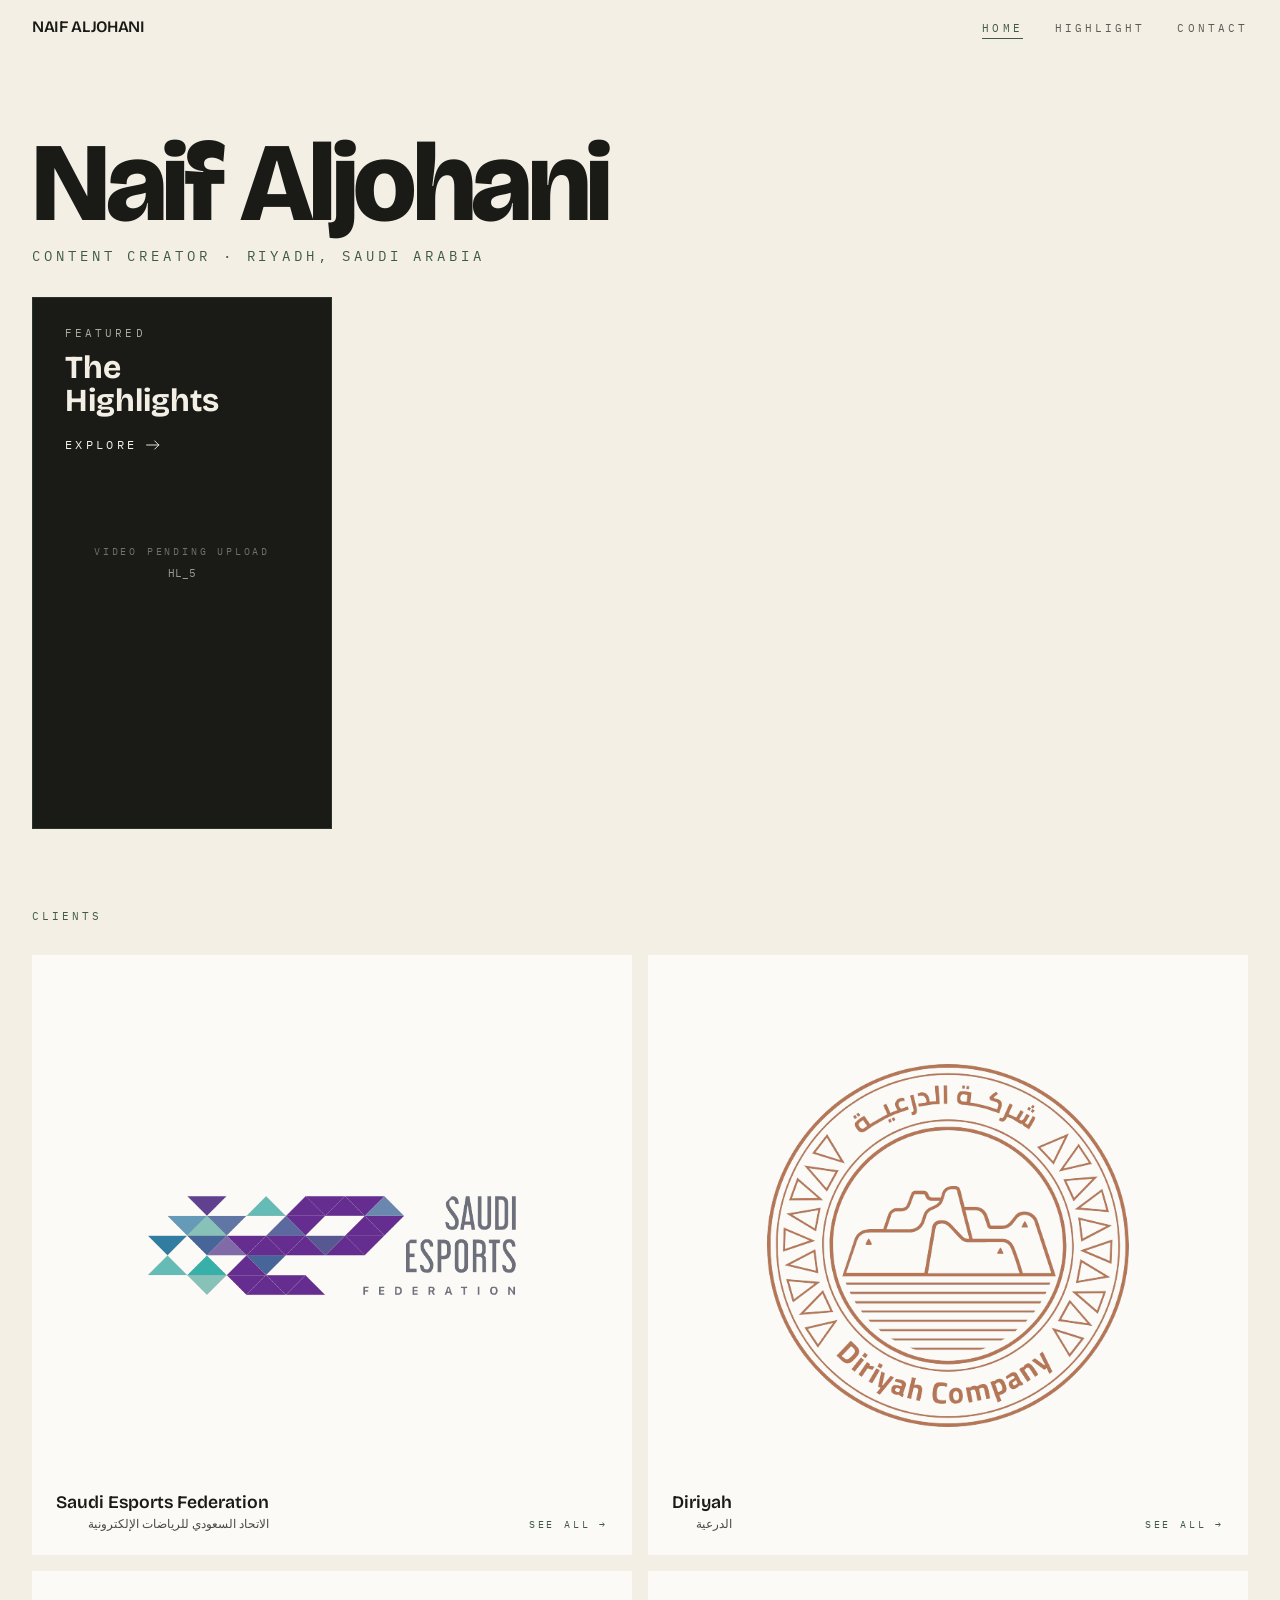
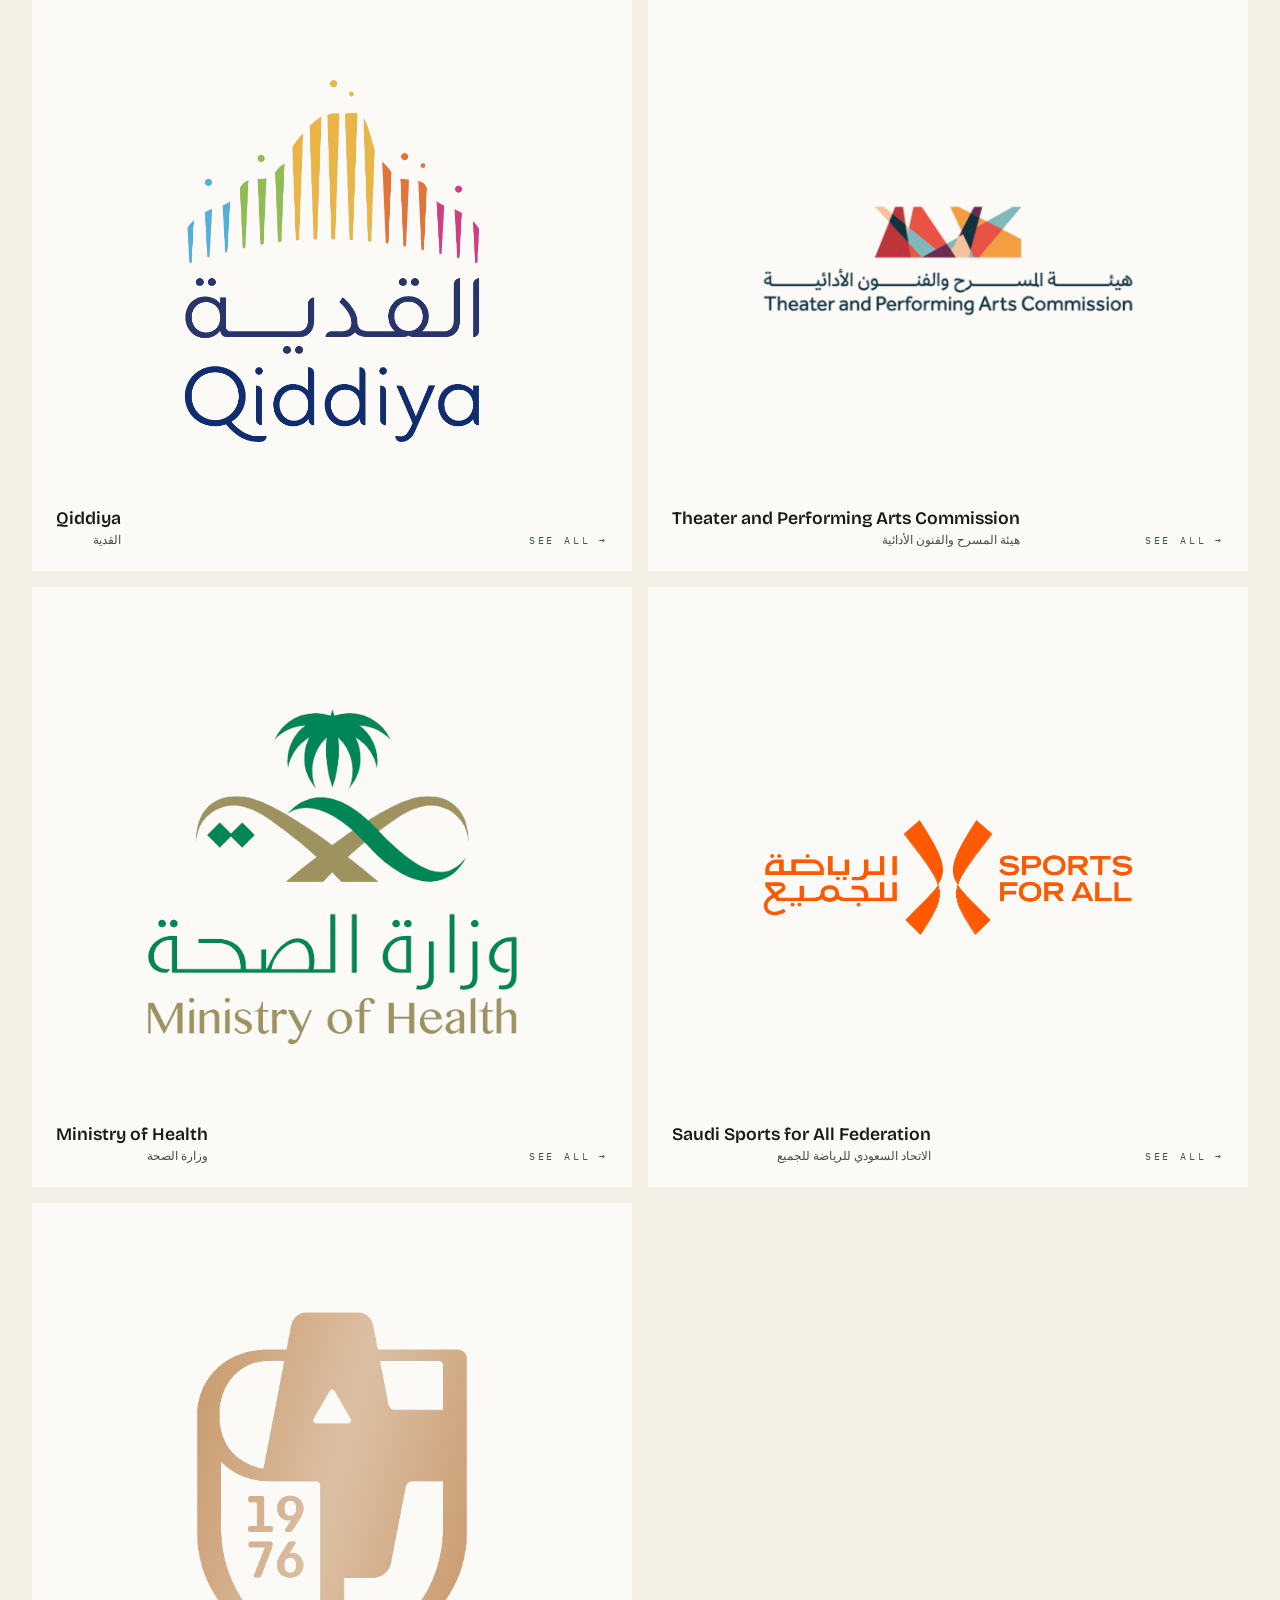
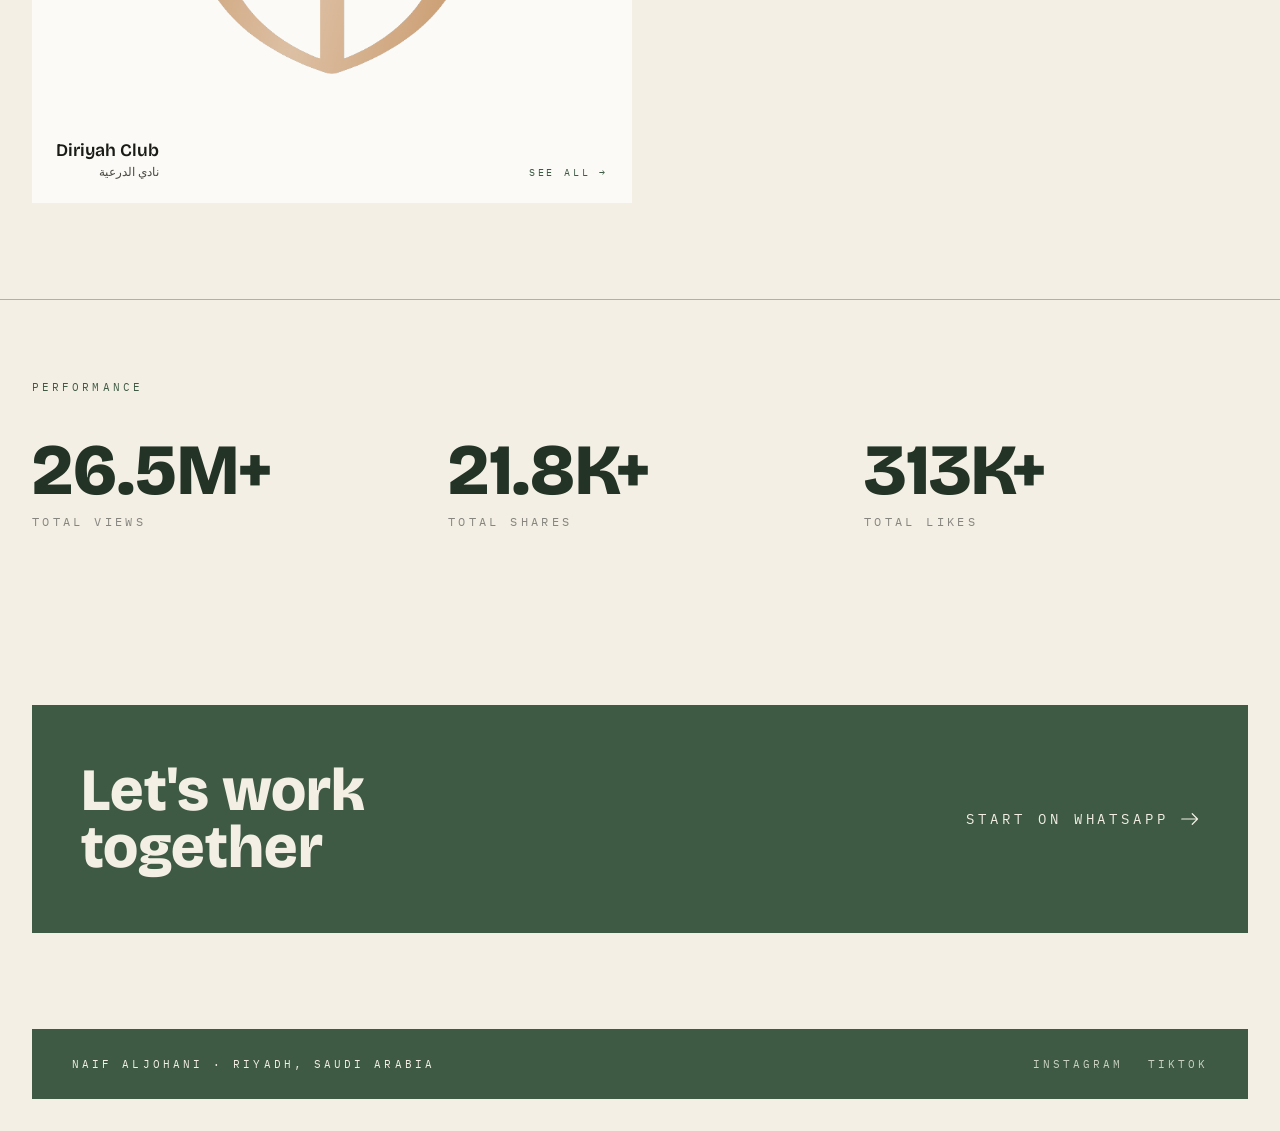
<file: index.html>
<!doctype html>
<html lang="en">
<head>
  <meta charset="UTF-8" />
  <meta name="viewport" content="width=device-width, initial-scale=1" />
  <title>Naif Aljohani — Content Creator</title>
  <meta name="description" content="A professional portfolio showcasing the work of Saudi content creator Naif Aljohani." />

  <meta property="og:title" content="Naif Aljohani — Content Creator" />
  <meta property="og:description" content="A professional portfolio showcasing the work of Saudi content creator Naif Aljohani." />
  <meta property="og:type" content="website" />
  <meta property="og:locale" content="en_US" />

  <link rel="preconnect" href="https://fonts.googleapis.com" />
  <link rel="preconnect" href="https://fonts.gstatic.com" crossorigin />
  <link href="https://fonts.googleapis.com/css2?family=Bricolage+Grotesque:wght@500;600;700;800&family=Instrument+Sans:wght@400;500;600&family=IBM+Plex+Mono:wght@400;500&display=swap" rel="stylesheet" />

  <link rel="stylesheet" href="css/base.css" />
  <link rel="stylesheet" href="css/nav-footer.css" />
  <link rel="stylesheet" href="css/video-tile.css" />
  <link rel="stylesheet" href="css/home.css" />
</head>
<body>
  <div id="navbar-root"></div>
  <main id="main"></main>
  <div id="footer-root"></div>

  <script type="module" src="js/pages/home.js"></script>
</body>
</html>
</file>
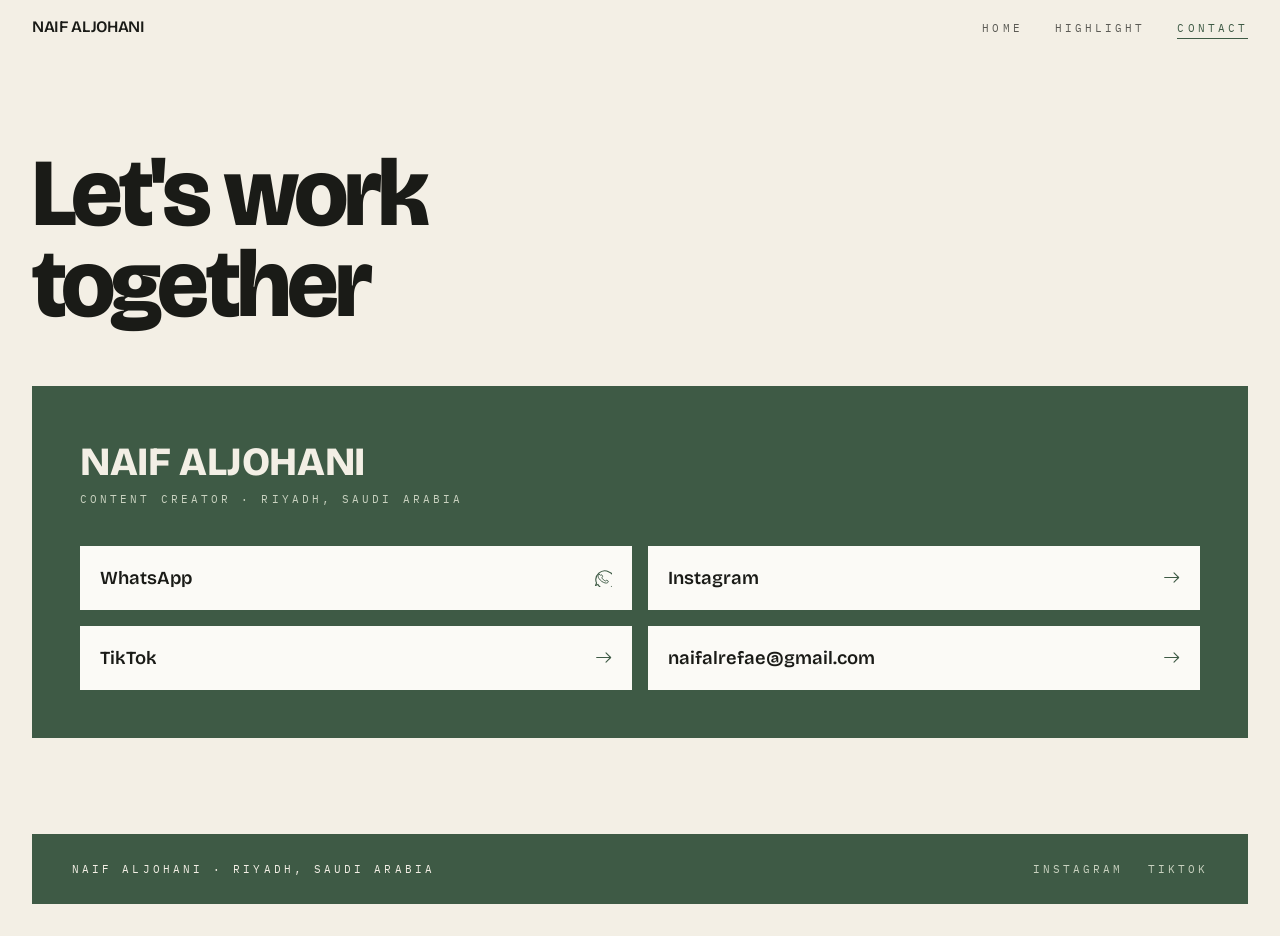
<file: contact.html>
<!doctype html>
<html lang="en">
<head>
  <meta charset="UTF-8" />
  <meta name="viewport" content="width=device-width, initial-scale=1" />
  <title>Contact — Naif Aljohani</title>
  <meta name="description" content="Get in touch with Naif Aljohani to work together." />

  <meta property="og:title" content="Contact — Naif Aljohani" />
  <meta property="og:description" content="Get in touch with Naif Aljohani to work together." />
  <meta property="og:type" content="website" />

  <link rel="preconnect" href="https://fonts.googleapis.com" />
  <link rel="preconnect" href="https://fonts.gstatic.com" crossorigin />
  <link href="https://fonts.googleapis.com/css2?family=Bricolage+Grotesque:wght@500;600;700;800&family=Instrument+Sans:wght@400;500;600&family=IBM+Plex+Mono:wght@400;500&display=swap" rel="stylesheet" />

  <link rel="stylesheet" href="css/base.css" />
  <link rel="stylesheet" href="css/nav-footer.css" />
  <link rel="stylesheet" href="css/pages.css" />
</head>
<body>
  <div id="navbar-root"></div>
  <main id="main"></main>
  <div id="footer-root"></div>

  <script type="module" src="js/pages/contact.js"></script>
</body>
</html>
</file>
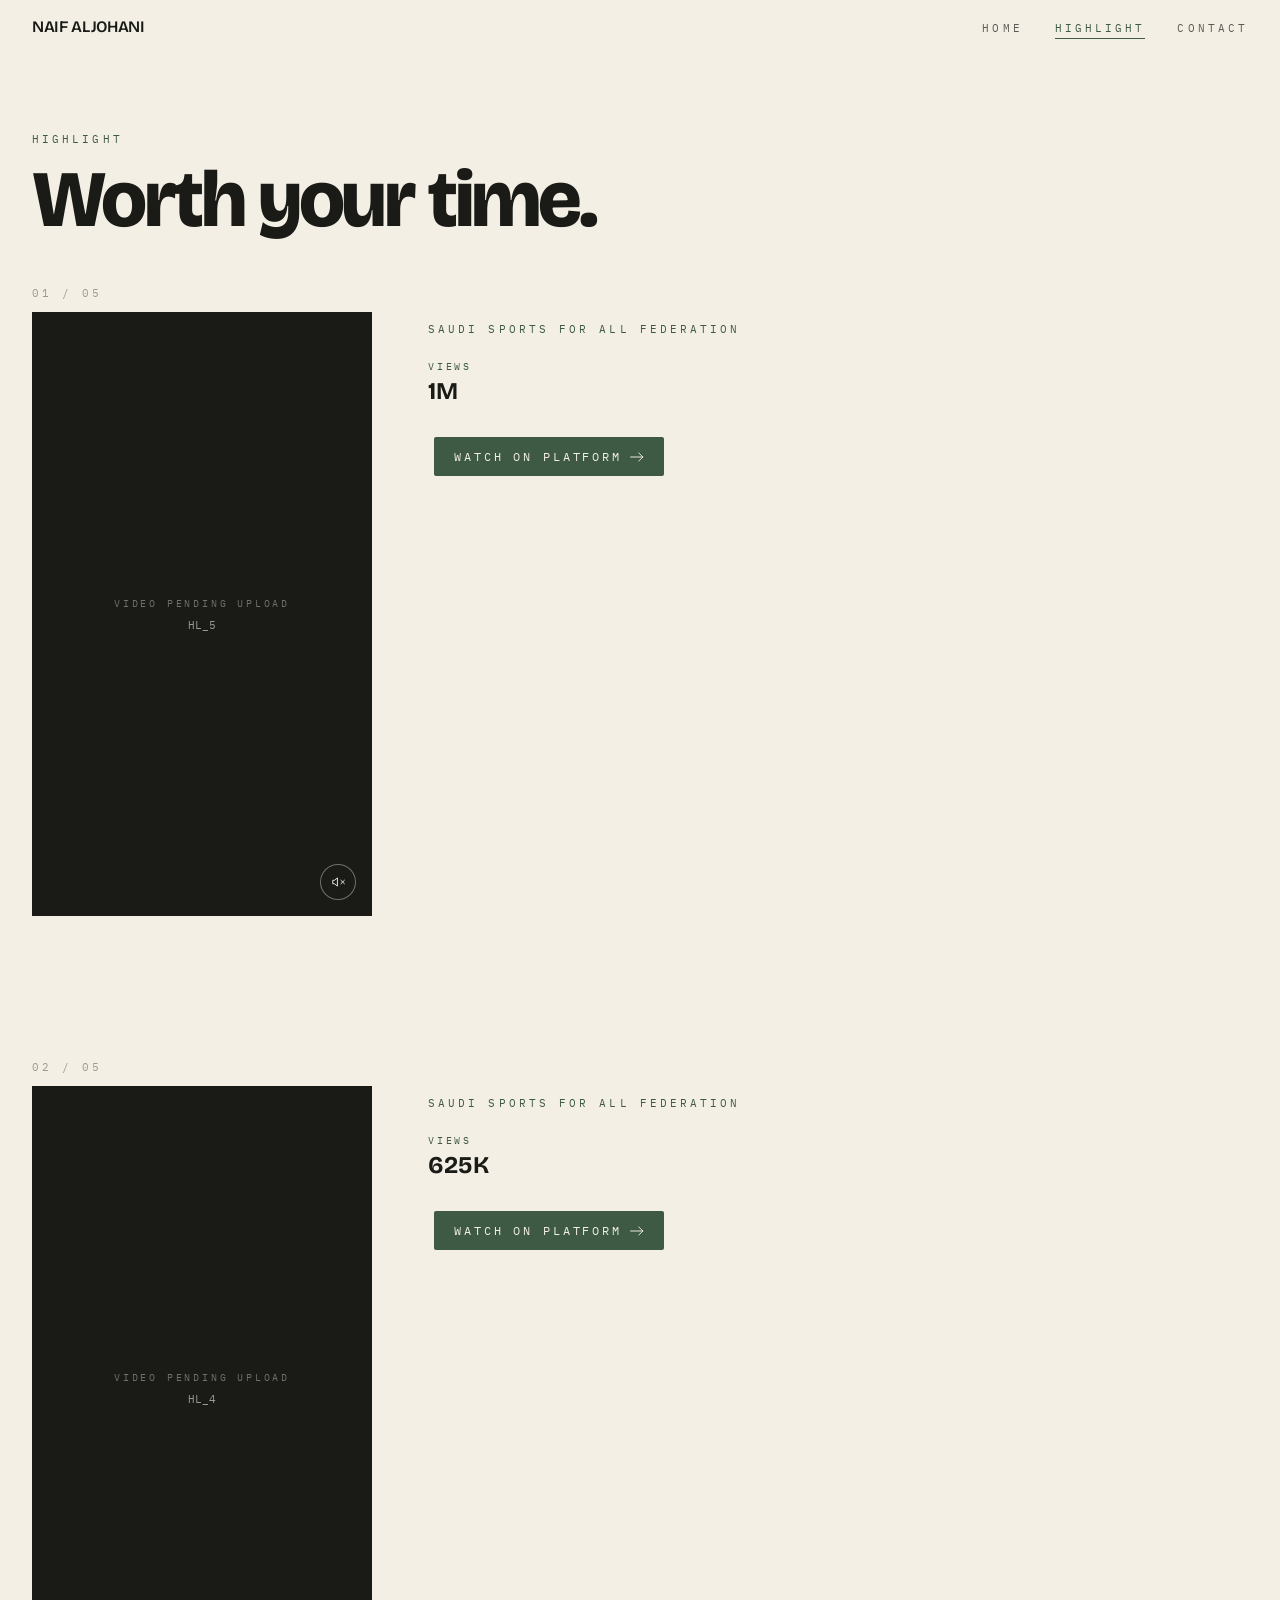
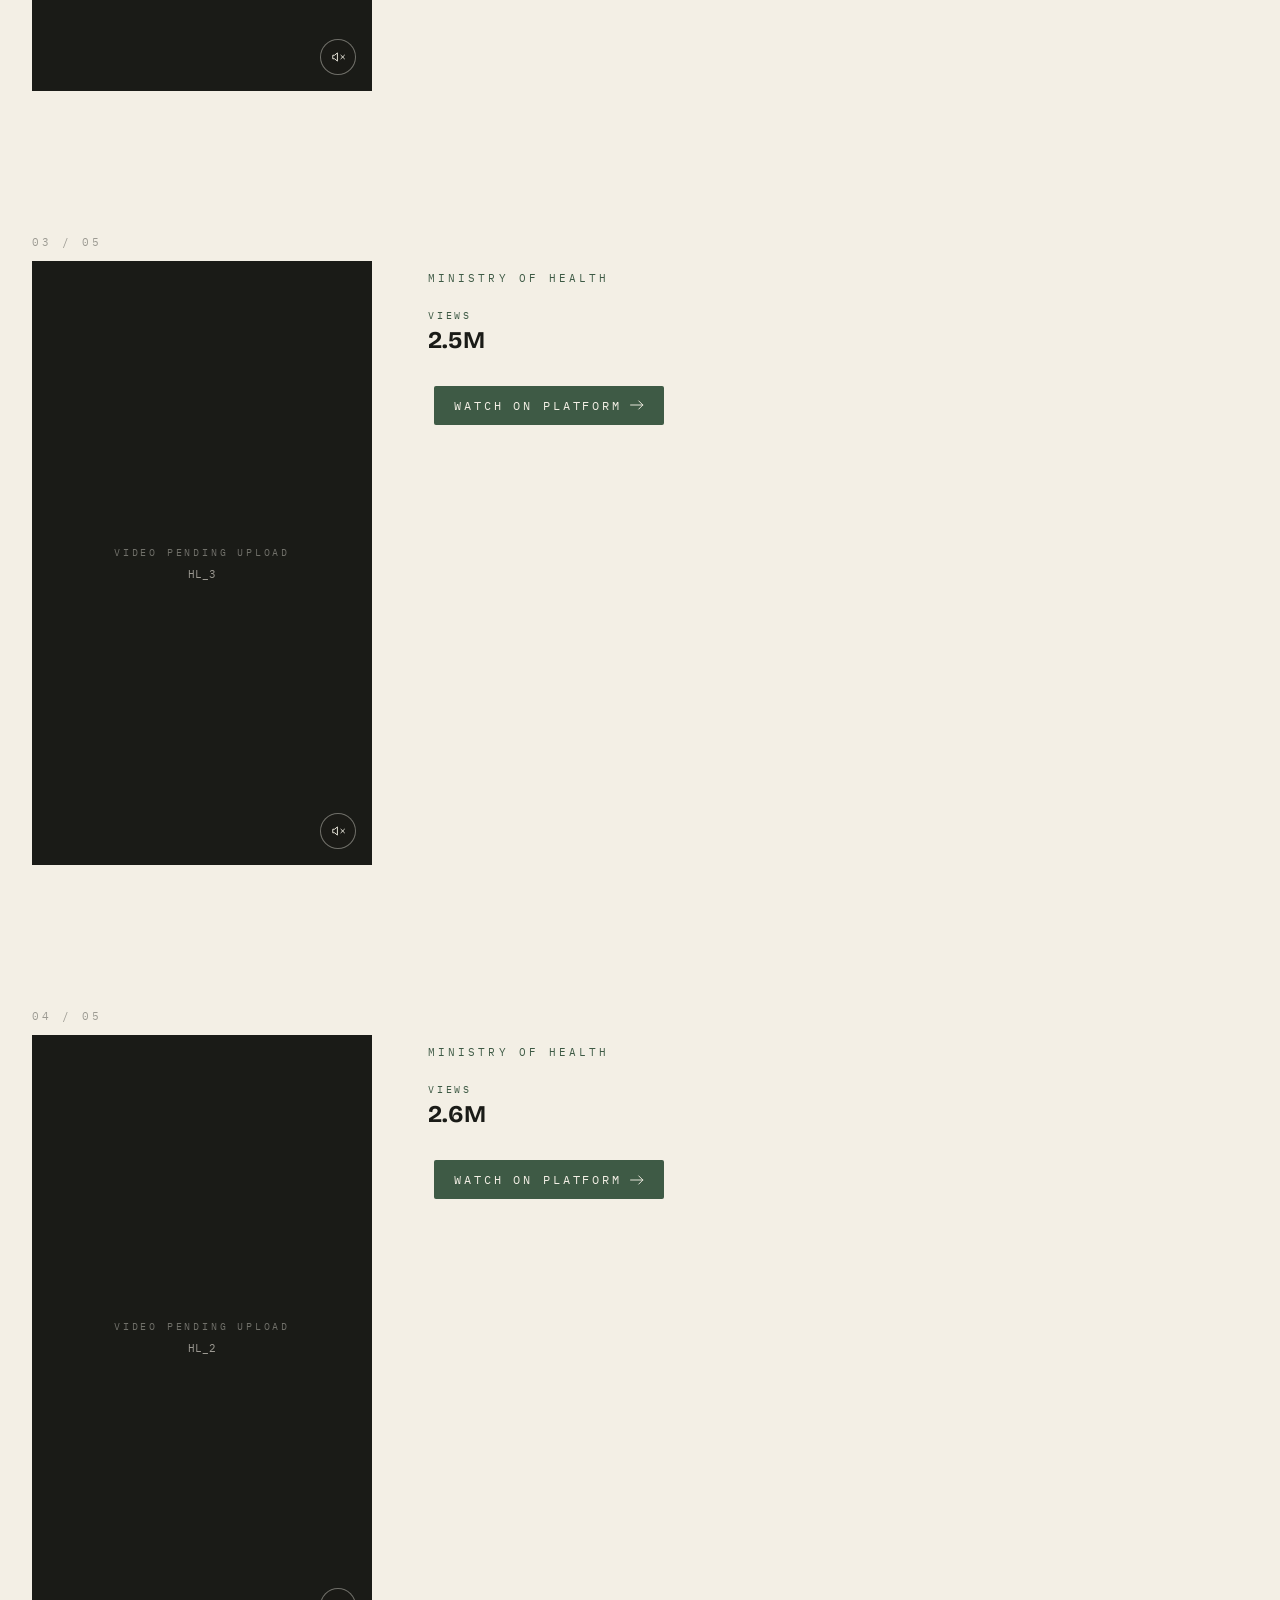
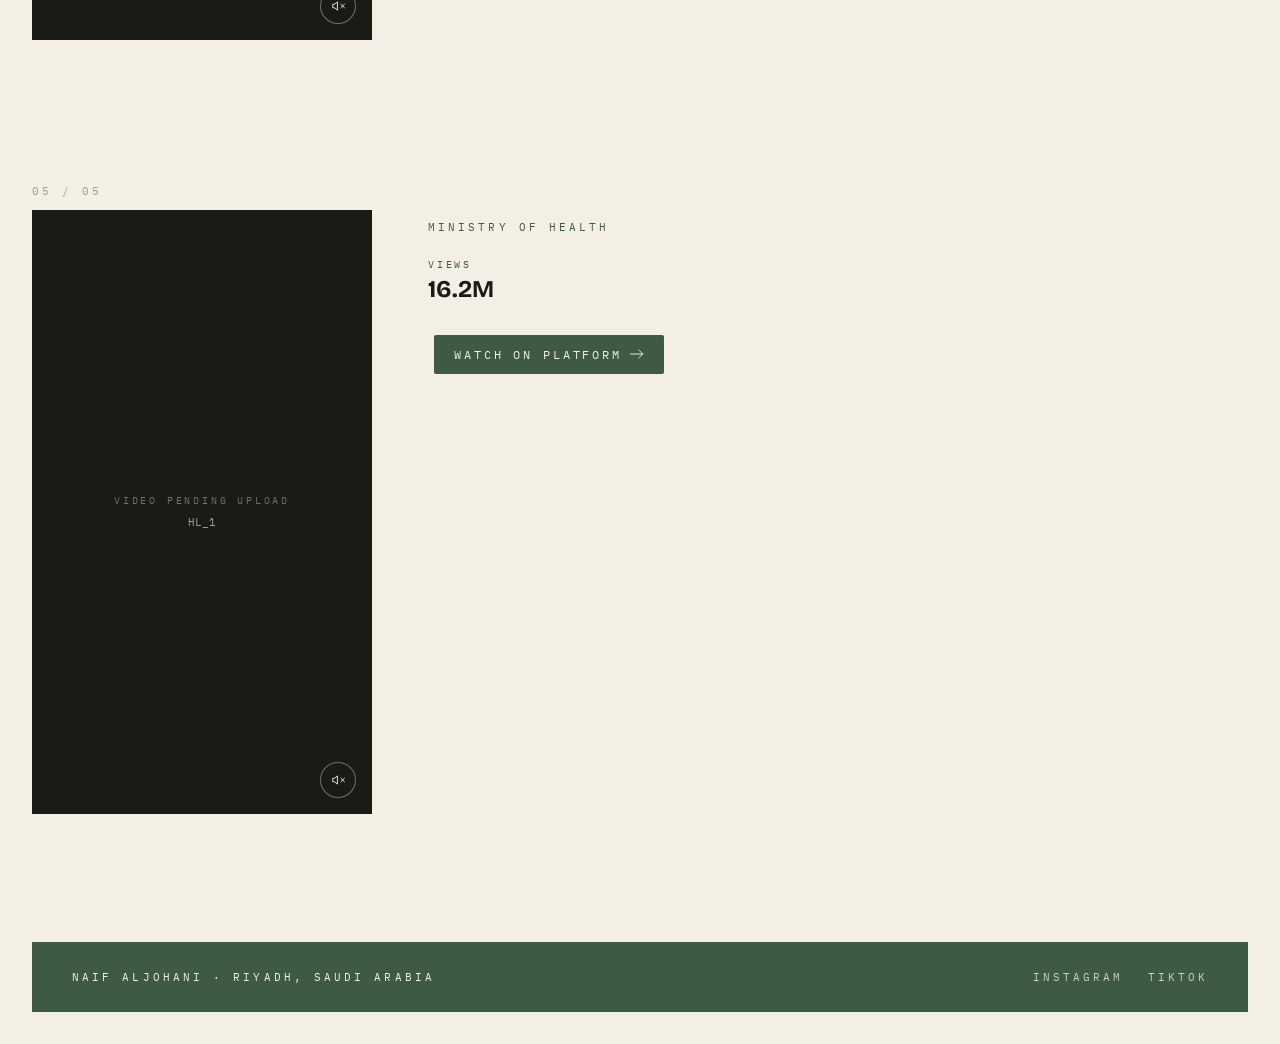
<file: work.html>
<!doctype html>
<html lang="en">
<head>
  <meta charset="UTF-8" />
  <meta name="viewport" content="width=device-width, initial-scale=1" />
  <title>Highlight — Naif Aljohani</title>
  <meta name="description" content="A curated selection of Naif Aljohani's strongest pieces of content, presented one at a time." />

  <meta property="og:title" content="Highlight — Naif Aljohani" />
  <meta property="og:description" content="A curated selection of Naif Aljohani's strongest pieces of content, presented one at a time." />
  <meta property="og:type" content="website" />

  <link rel="preconnect" href="https://fonts.googleapis.com" />
  <link rel="preconnect" href="https://fonts.gstatic.com" crossorigin />
  <link href="https://fonts.googleapis.com/css2?family=Bricolage+Grotesque:wght@500;600;700;800&family=Instrument+Sans:wght@400;500;600&family=IBM+Plex+Mono:wght@400;500&display=swap" rel="stylesheet" />

  <link rel="stylesheet" href="css/base.css" />
  <link rel="stylesheet" href="css/nav-footer.css" />
  <link rel="stylesheet" href="css/video-tile.css" />
  <link rel="stylesheet" href="css/pages.css" />
</head>
<body>
  <div id="navbar-root"></div>
  <main id="main"></main>
  <div id="footer-root"></div>

  <script type="module" src="js/pages/work.js"></script>
</body>
</html>
</file>
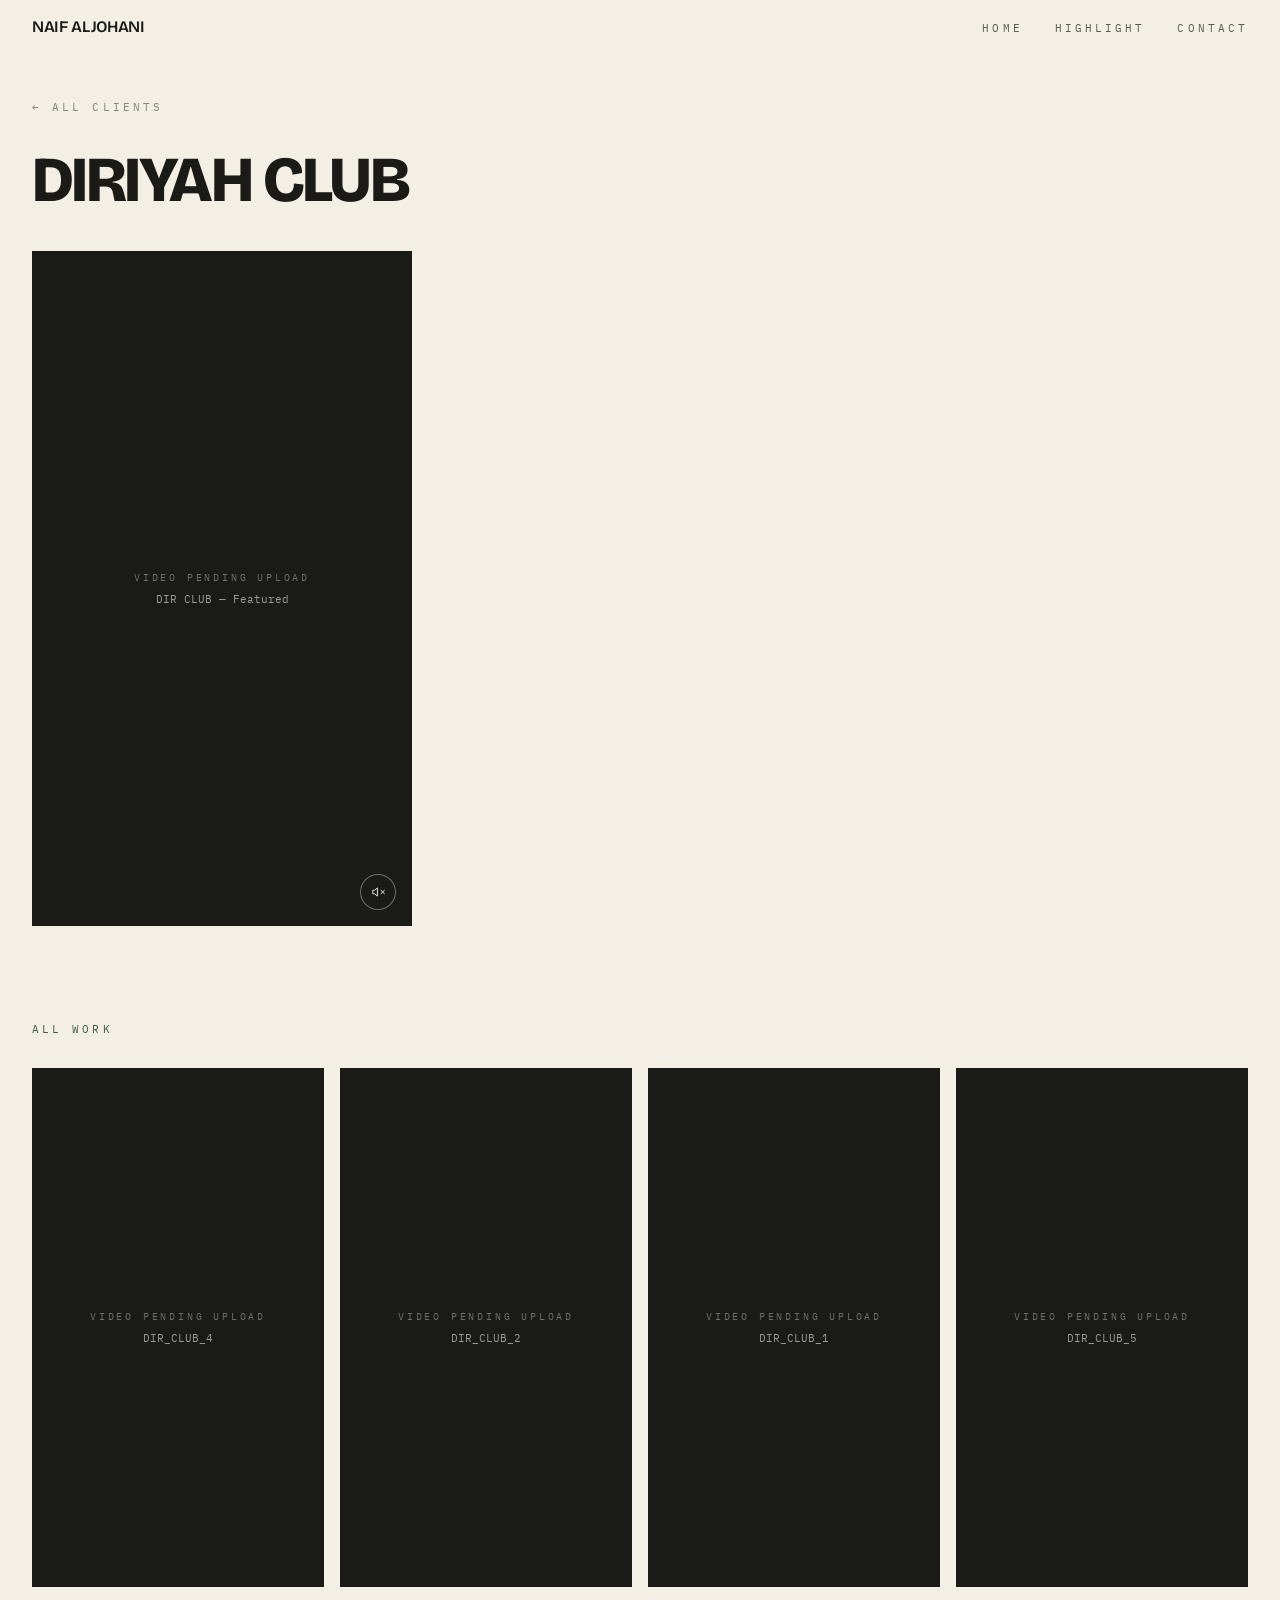
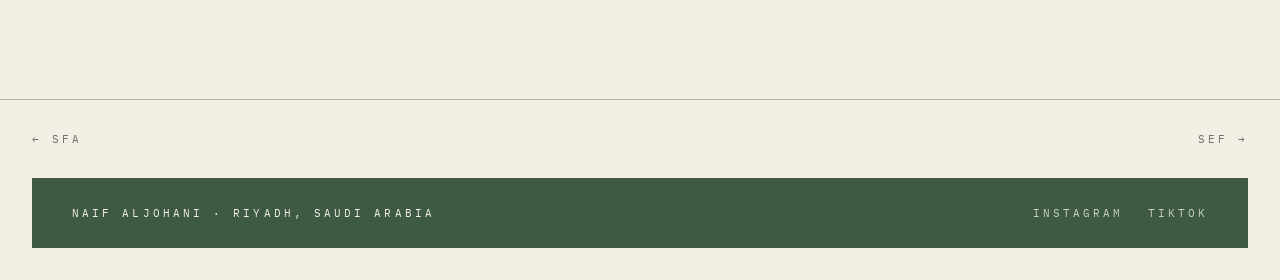
<file: clients/diriyah-club.html>
<!doctype html>
<html lang="en">
<head>
  <meta charset="UTF-8" />
  <meta name="viewport" content="width=device-width, initial-scale=1" />
  <title>Diriyah Club — Naif Aljohani</title>
  <meta name="description" content="Content created for Diriyah Club by Naif Aljohani." />

  <meta property="og:title" content="Diriyah Club — Naif Aljohani" />
  <meta property="og:description" content="Content created for Diriyah Club by Naif Aljohani." />
  <meta property="og:type" content="website" />

  <link rel="preconnect" href="https://fonts.googleapis.com" />
  <link rel="preconnect" href="https://fonts.gstatic.com" crossorigin />
  <link href="https://fonts.googleapis.com/css2?family=Bricolage+Grotesque:wght@500;600;700;800&family=Instrument+Sans:wght@400;500;600&family=IBM+Plex+Mono:wght@400;500&display=swap" rel="stylesheet" />

  <link rel="stylesheet" href="../css/base.css" />
  <link rel="stylesheet" href="../css/nav-footer.css" />
  <link rel="stylesheet" href="../css/video-tile.css" />
  <link rel="stylesheet" href="../css/pages.css" />
</head>
<body data-client-id="DIR_CLUB">
  <div id="navbar-root"></div>
  <main id="main"></main>
  <div id="footer-root"></div>

  <script type="module" src="../js/pages/client.js"></script>
</body>
</html>
</file>
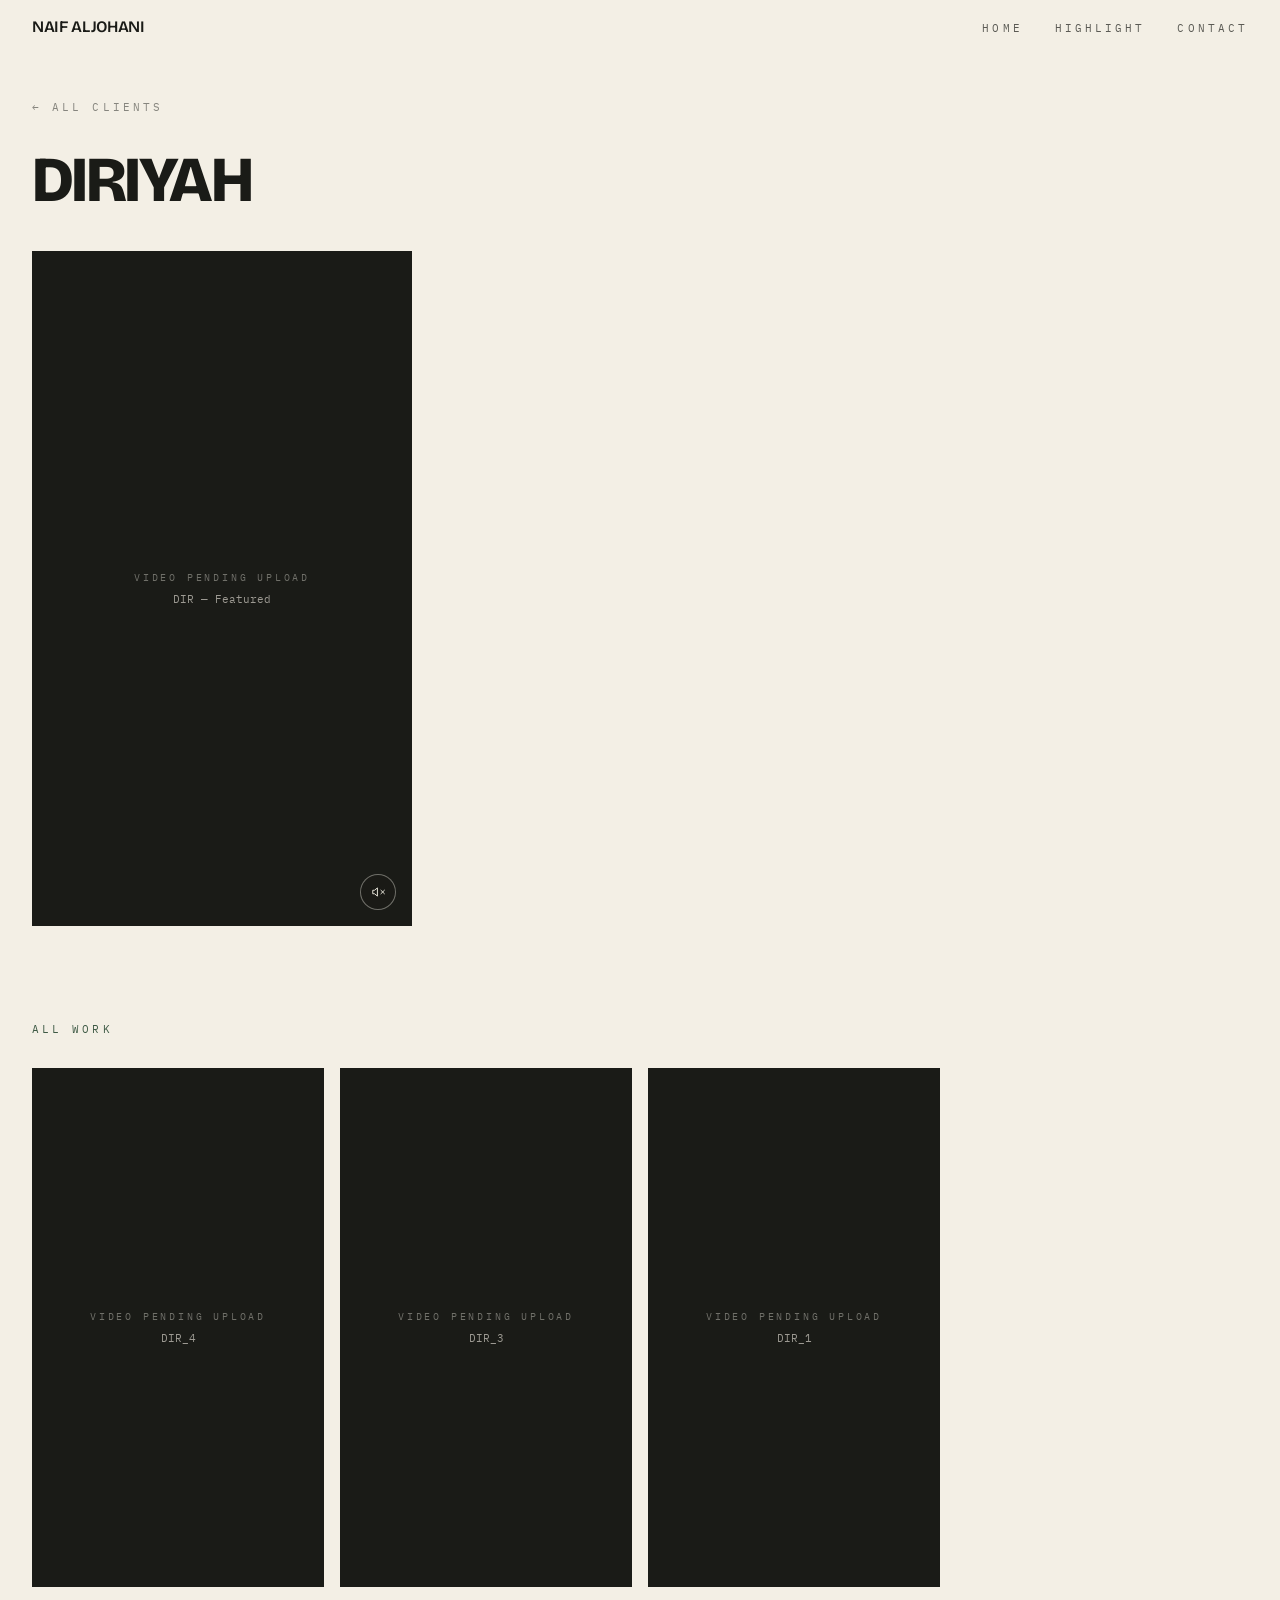
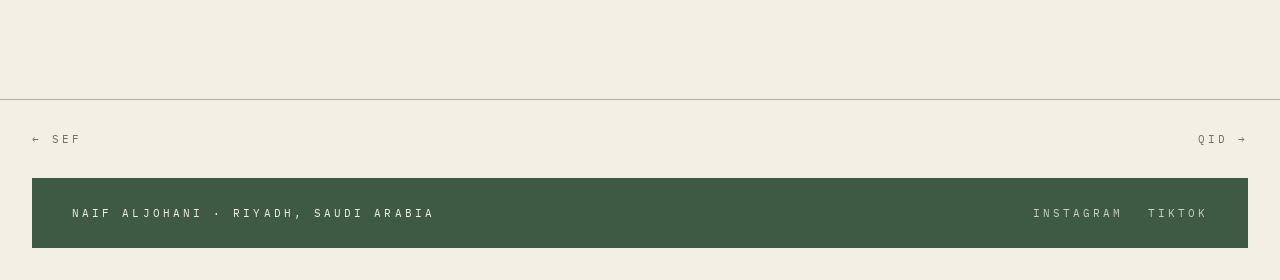
<file: clients/diriyah.html>
<!doctype html>
<html lang="en">
<head>
  <meta charset="UTF-8" />
  <meta name="viewport" content="width=device-width, initial-scale=1" />
  <title>Diriyah — Naif Aljohani</title>
  <meta name="description" content="Content created for Diriyah by Naif Aljohani." />

  <meta property="og:title" content="Diriyah — Naif Aljohani" />
  <meta property="og:description" content="Content created for Diriyah by Naif Aljohani." />
  <meta property="og:type" content="website" />

  <link rel="preconnect" href="https://fonts.googleapis.com" />
  <link rel="preconnect" href="https://fonts.gstatic.com" crossorigin />
  <link href="https://fonts.googleapis.com/css2?family=Bricolage+Grotesque:wght@500;600;700;800&family=Instrument+Sans:wght@400;500;600&family=IBM+Plex+Mono:wght@400;500&display=swap" rel="stylesheet" />

  <link rel="stylesheet" href="../css/base.css" />
  <link rel="stylesheet" href="../css/nav-footer.css" />
  <link rel="stylesheet" href="../css/video-tile.css" />
  <link rel="stylesheet" href="../css/pages.css" />
</head>
<body data-client-id="DIR">
  <div id="navbar-root"></div>
  <main id="main"></main>
  <div id="footer-root"></div>

  <script type="module" src="../js/pages/client.js"></script>
</body>
</html>
</file>
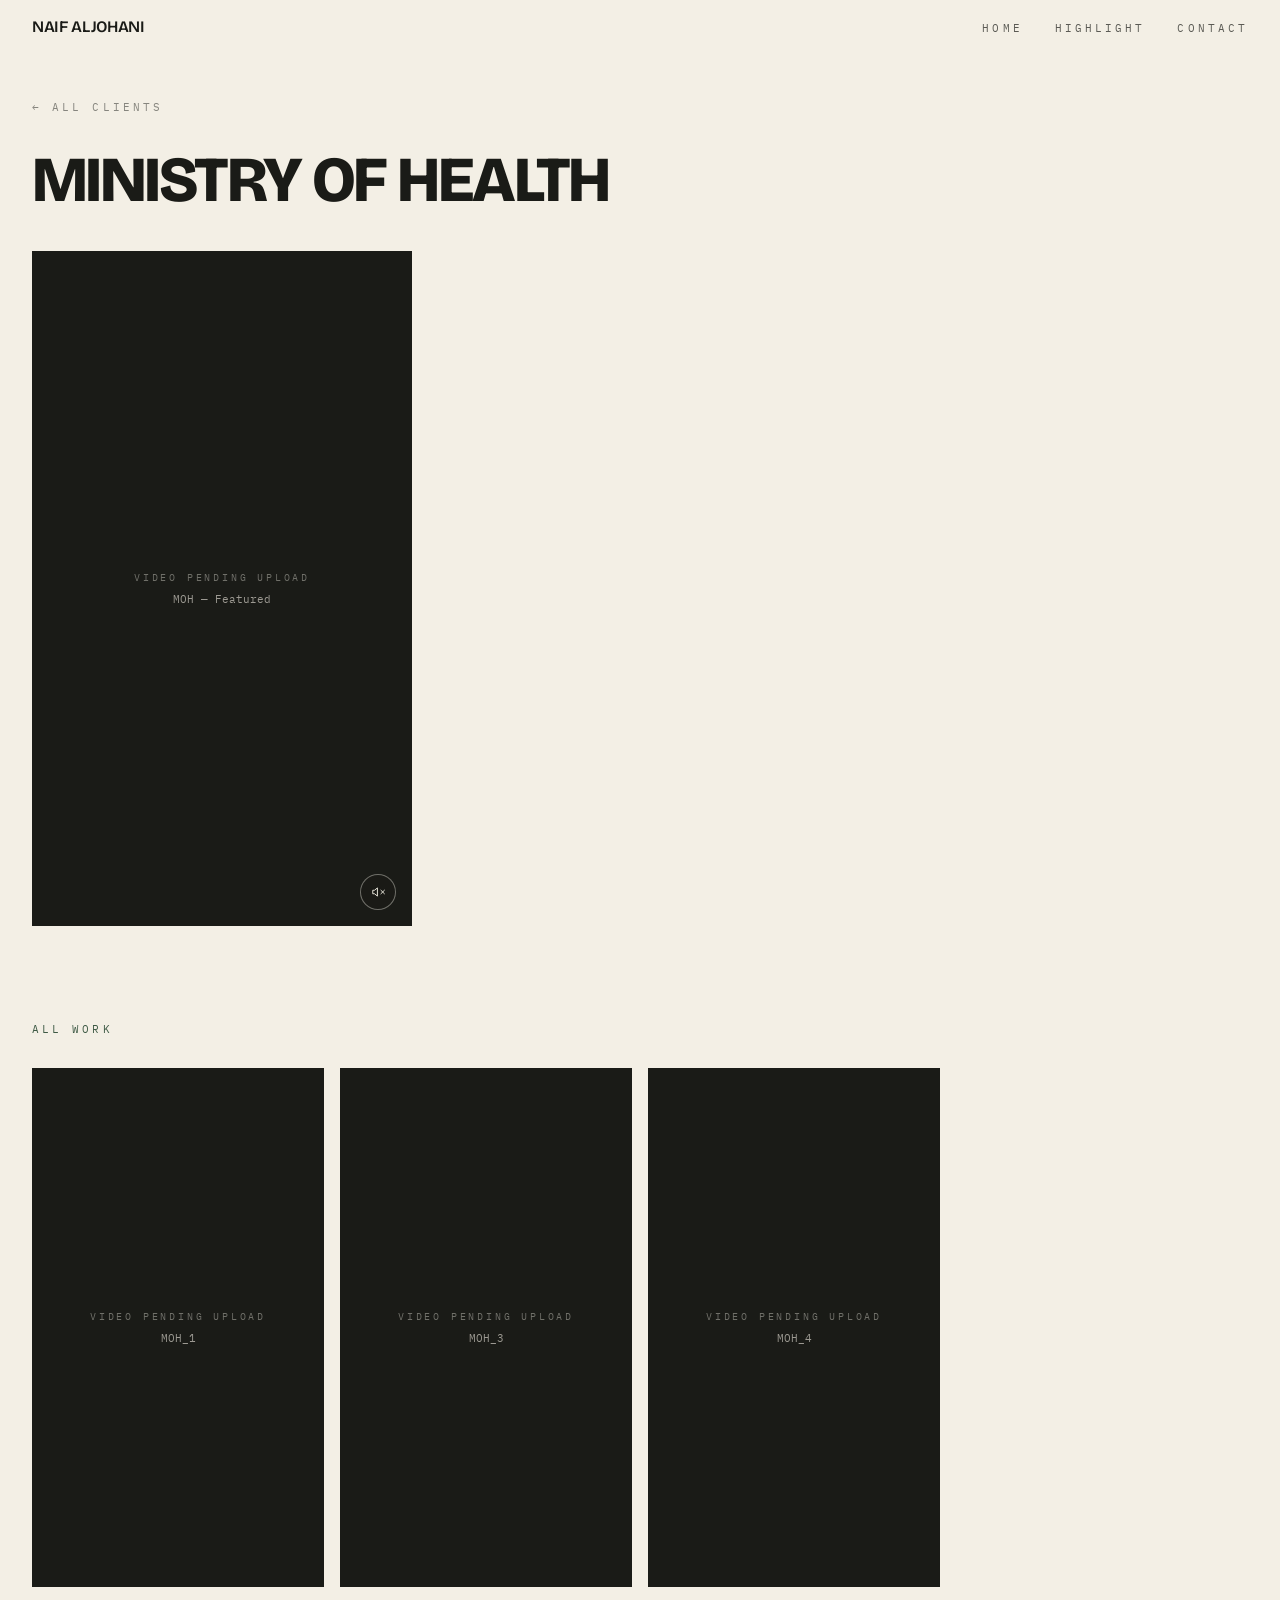
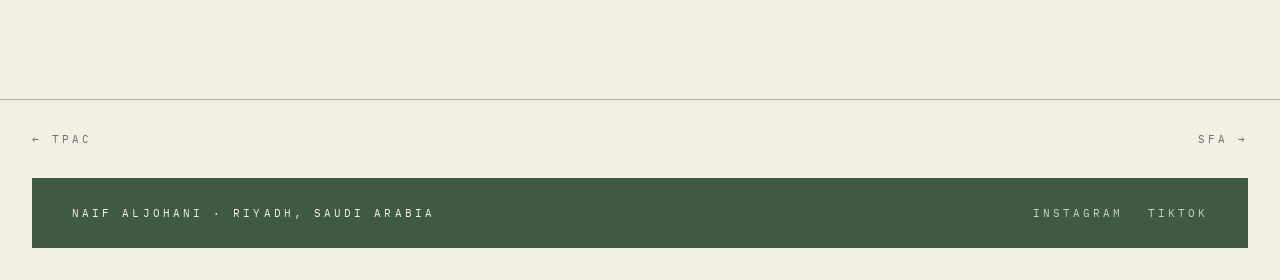
<file: clients/mof-hajj.html>
<!doctype html>
<html lang="en">
<head>
  <meta charset="UTF-8" />
  <meta name="viewport" content="width=device-width, initial-scale=1" />
  <title>Ministry of Health — Hajj — Naif Aljohani</title>
  <meta name="description" content="Content created for Ministry of Health — Hajj by Naif Aljohani." />

  <meta property="og:title" content="Ministry of Health — Hajj — Naif Aljohani" />
  <meta property="og:description" content="Content created for Ministry of Health — Hajj by Naif Aljohani." />
  <meta property="og:type" content="website" />

  <link rel="preconnect" href="https://fonts.googleapis.com" />
  <link rel="preconnect" href="https://fonts.gstatic.com" crossorigin />
  <link href="https://fonts.googleapis.com/css2?family=Bricolage+Grotesque:wght@500;600;700;800&family=Instrument+Sans:wght@400;500;600&family=IBM+Plex+Mono:wght@400;500&display=swap" rel="stylesheet" />

  <link rel="stylesheet" href="../css/base.css" />
  <link rel="stylesheet" href="../css/nav-footer.css" />
  <link rel="stylesheet" href="../css/video-tile.css" />
  <link rel="stylesheet" href="../css/pages.css" />
</head>
<body data-client-id="MOF_HAJJ">
  <div id="navbar-root"></div>
  <main id="main"></main>
  <div id="footer-root"></div>

  <script type="module" src="../js/pages/client.js"></script>
</body>
</html>
</file>
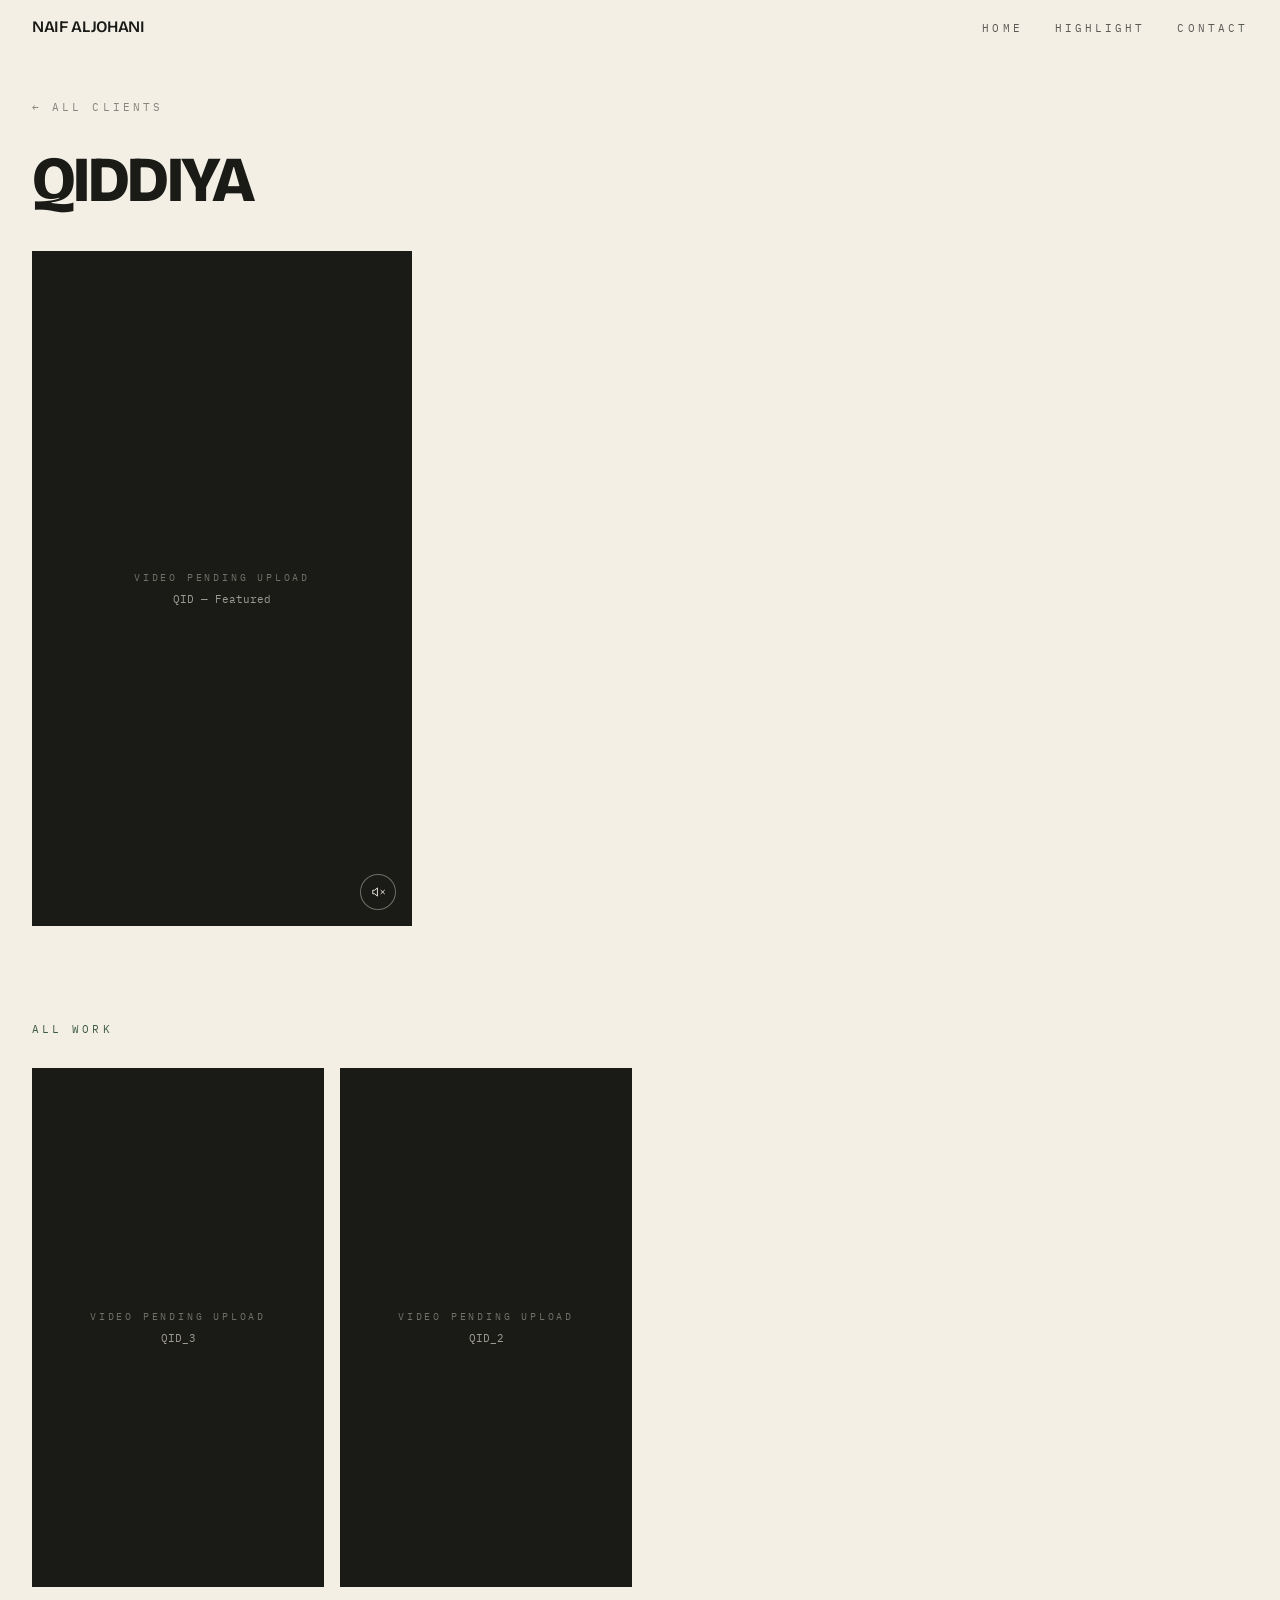
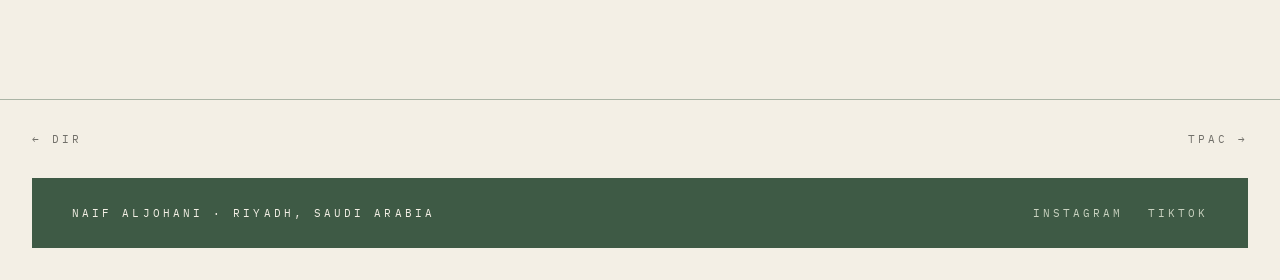
<file: clients/qiddiya.html>
<!doctype html>
<html lang="en">
<head>
  <meta charset="UTF-8" />
  <meta name="viewport" content="width=device-width, initial-scale=1" />
  <title>Qiddiya — Naif Aljohani</title>
  <meta name="description" content="Content created for Qiddiya by Naif Aljohani." />

  <meta property="og:title" content="Qiddiya — Naif Aljohani" />
  <meta property="og:description" content="Content created for Qiddiya by Naif Aljohani." />
  <meta property="og:type" content="website" />

  <link rel="preconnect" href="https://fonts.googleapis.com" />
  <link rel="preconnect" href="https://fonts.gstatic.com" crossorigin />
  <link href="https://fonts.googleapis.com/css2?family=Bricolage+Grotesque:wght@500;600;700;800&family=Instrument+Sans:wght@400;500;600&family=IBM+Plex+Mono:wght@400;500&display=swap" rel="stylesheet" />

  <link rel="stylesheet" href="../css/base.css" />
  <link rel="stylesheet" href="../css/nav-footer.css" />
  <link rel="stylesheet" href="../css/video-tile.css" />
  <link rel="stylesheet" href="../css/pages.css" />
</head>
<body data-client-id="QID">
  <div id="navbar-root"></div>
  <main id="main"></main>
  <div id="footer-root"></div>

  <script type="module" src="../js/pages/client.js"></script>
</body>
</html>
</file>
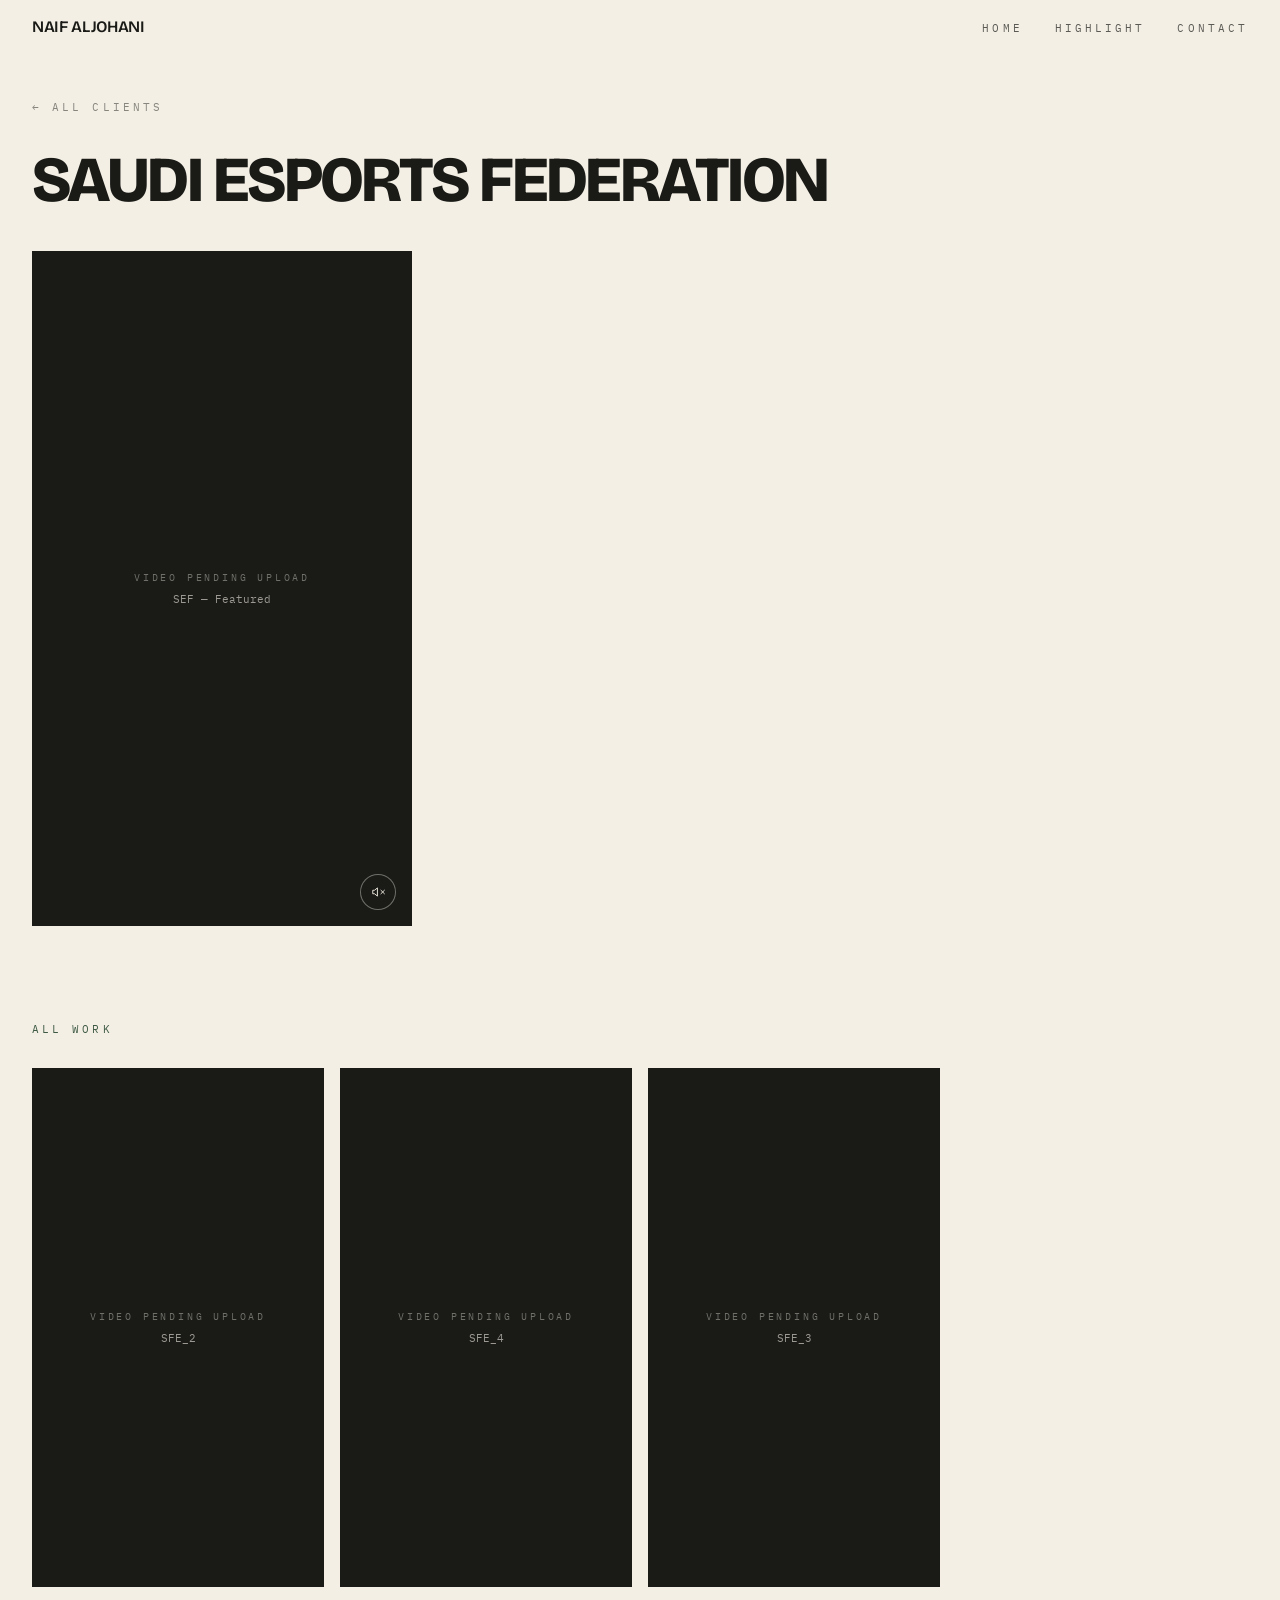
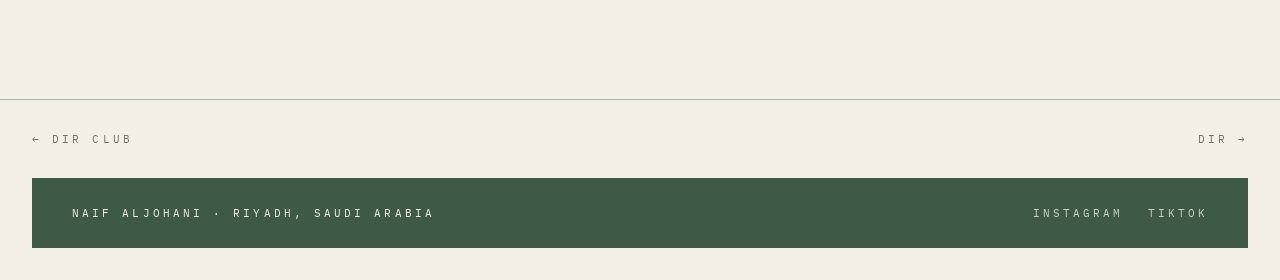
<file: clients/sef.html>
<!doctype html>
<html lang="en">
<head>
  <meta charset="UTF-8" />
  <meta name="viewport" content="width=device-width, initial-scale=1" />
  <title>Saudi Esports Federation — Naif Aljohani</title>
  <meta name="description" content="Content created for Saudi Esports Federation by Naif Aljohani." />

  <meta property="og:title" content="Saudi Esports Federation — Naif Aljohani" />
  <meta property="og:description" content="Content created for Saudi Esports Federation by Naif Aljohani." />
  <meta property="og:type" content="website" />

  <link rel="preconnect" href="https://fonts.googleapis.com" />
  <link rel="preconnect" href="https://fonts.gstatic.com" crossorigin />
  <link href="https://fonts.googleapis.com/css2?family=Bricolage+Grotesque:wght@500;600;700;800&family=Instrument+Sans:wght@400;500;600&family=IBM+Plex+Mono:wght@400;500&display=swap" rel="stylesheet" />

  <link rel="stylesheet" href="../css/base.css" />
  <link rel="stylesheet" href="../css/nav-footer.css" />
  <link rel="stylesheet" href="../css/video-tile.css" />
  <link rel="stylesheet" href="../css/pages.css" />
</head>
<body data-client-id="SEF">
  <div id="navbar-root"></div>
  <main id="main"></main>
  <div id="footer-root"></div>

  <script type="module" src="../js/pages/client.js"></script>
</body>
</html>
</file>
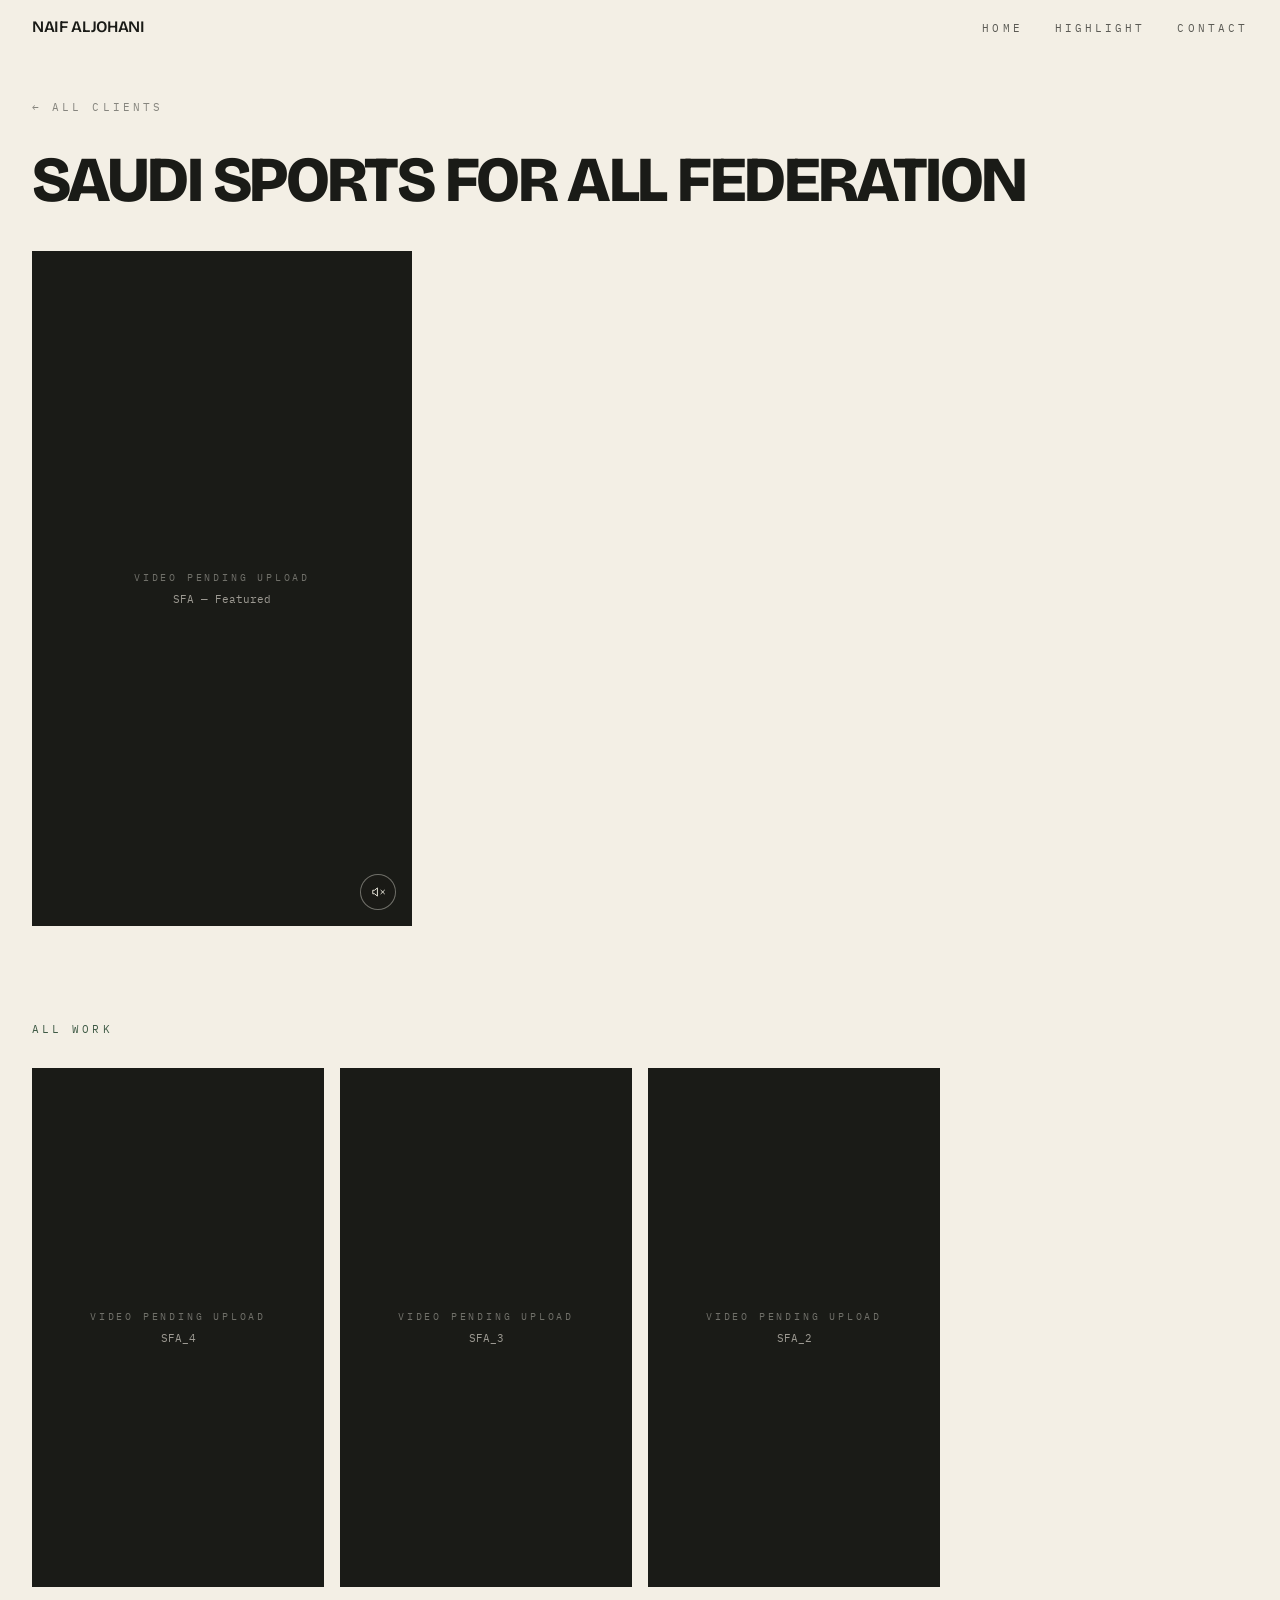
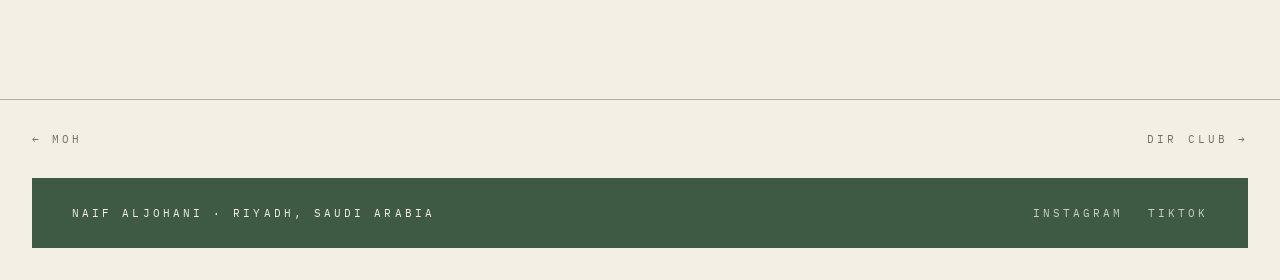
<file: clients/sfa.html>
<!doctype html>
<html lang="en">
<head>
  <meta charset="UTF-8" />
  <meta name="viewport" content="width=device-width, initial-scale=1" />
  <title>Saudi Sports for All Federation — Naif Aljohani</title>
  <meta name="description" content="Content created for Saudi Sports for All Federation by Naif Aljohani." />

  <meta property="og:title" content="Saudi Sports for All Federation — Naif Aljohani" />
  <meta property="og:description" content="Content created for Saudi Sports for All Federation by Naif Aljohani." />
  <meta property="og:type" content="website" />

  <link rel="preconnect" href="https://fonts.googleapis.com" />
  <link rel="preconnect" href="https://fonts.gstatic.com" crossorigin />
  <link href="https://fonts.googleapis.com/css2?family=Bricolage+Grotesque:wght@500;600;700;800&family=Instrument+Sans:wght@400;500;600&family=IBM+Plex+Mono:wght@400;500&display=swap" rel="stylesheet" />

  <link rel="stylesheet" href="../css/base.css" />
  <link rel="stylesheet" href="../css/nav-footer.css" />
  <link rel="stylesheet" href="../css/video-tile.css" />
  <link rel="stylesheet" href="../css/pages.css" />
</head>
<body data-client-id="SFA">
  <div id="navbar-root"></div>
  <main id="main"></main>
  <div id="footer-root"></div>

  <script type="module" src="../js/pages/client.js"></script>
</body>
</html>
</file>
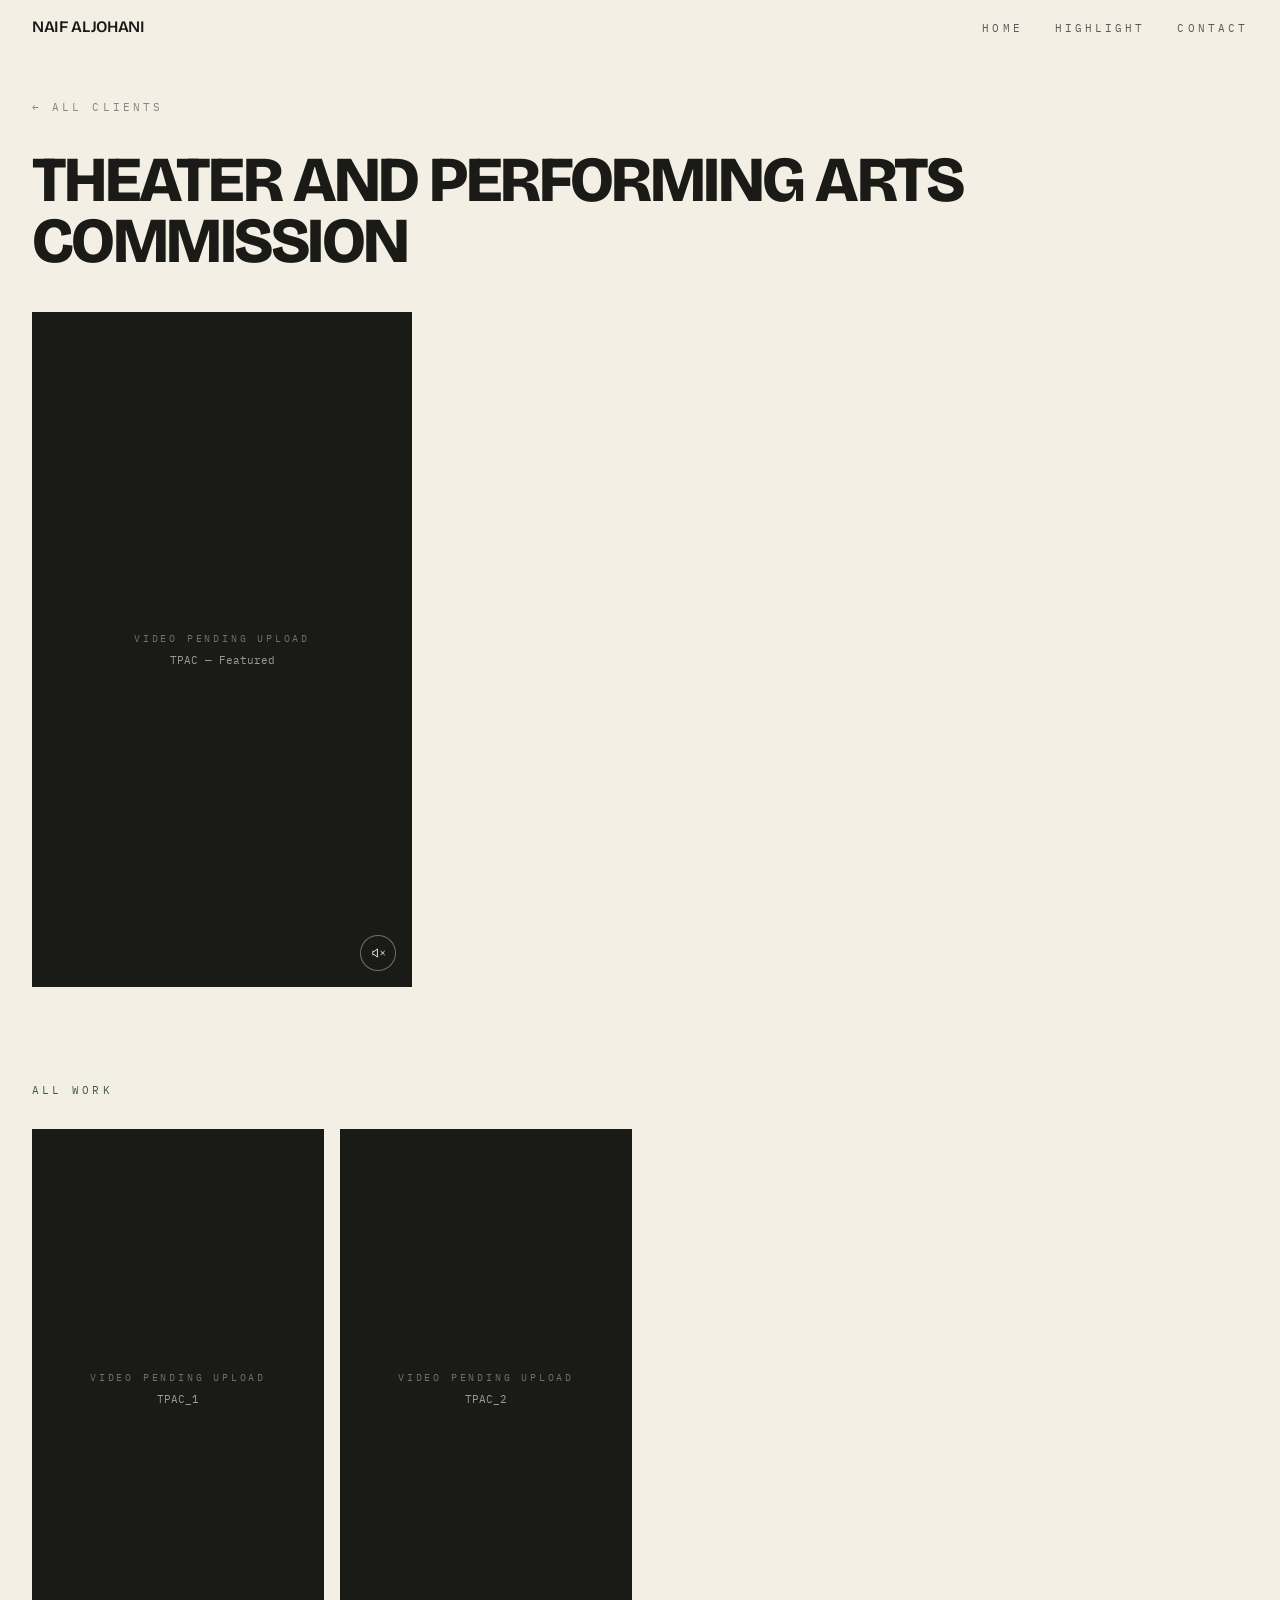
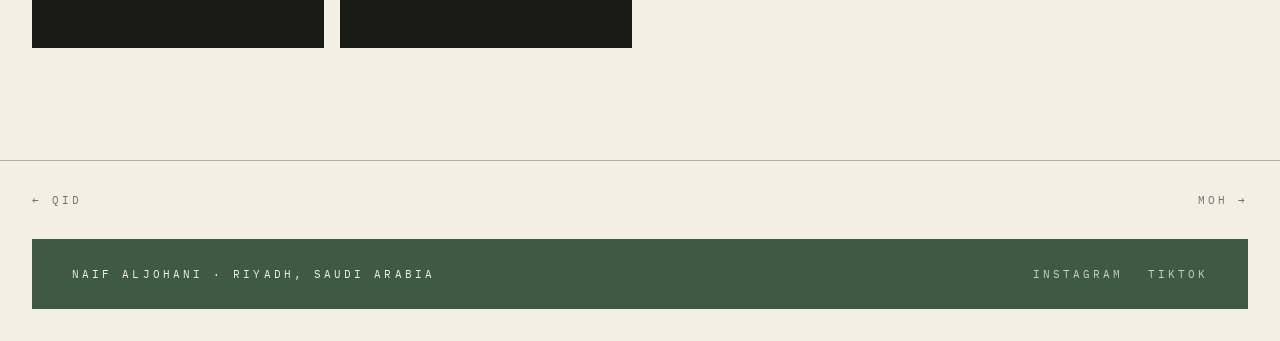
<file: clients/tpac.html>
<!doctype html>
<html lang="en">
<head>
  <meta charset="UTF-8" />
  <meta name="viewport" content="width=device-width, initial-scale=1" />
  <title>Theater and Performing Arts Commission — Naif Aljohani</title>
  <meta name="description" content="Content created for Theater and Performing Arts Commission by Naif Aljohani." />

  <meta property="og:title" content="Theater and Performing Arts Commission — Naif Aljohani" />
  <meta property="og:description" content="Content created for Theater and Performing Arts Commission by Naif Aljohani." />
  <meta property="og:type" content="website" />

  <link rel="preconnect" href="https://fonts.googleapis.com" />
  <link rel="preconnect" href="https://fonts.gstatic.com" crossorigin />
  <link href="https://fonts.googleapis.com/css2?family=Bricolage+Grotesque:wght@500;600;700;800&family=Instrument+Sans:wght@400;500;600&family=IBM+Plex+Mono:wght@400;500&display=swap" rel="stylesheet" />

  <link rel="stylesheet" href="../css/base.css" />
  <link rel="stylesheet" href="../css/nav-footer.css" />
  <link rel="stylesheet" href="../css/video-tile.css" />
  <link rel="stylesheet" href="../css/pages.css" />
</head>
<body data-client-id="TPAC">
  <div id="navbar-root"></div>
  <main id="main"></main>
  <div id="footer-root"></div>

  <script type="module" src="../js/pages/client.js"></script>
</body>
</html>
</file>
<file: css/base.css>
/* ======================================================
   DESIGN TOKENS
   Naif Alrefae — Content Creator Portfolio
   Warm off-white gallery, muted Saudi green accent,
   near-black type. Fonts are loaded via <link> tags in
   each HTML page's <head> (see index.html).
   ====================================================== */
:root {
  /* Color */
  --sand: #f3efe5;
  --sand-50: #fbfaf6;
  --sand-200: #e9e3d2;
  --sand-300: #dcd3ba;
  --ink: #1a1b17;
  --ink-soft: #4b4a42;
  --ink-faint: #8a8778;
  --palm: #3e5a45;
  --palm-deep: #233326;
  --palm-pale: #e4e7db;
  --palm-line: #c9d2c0;

  /* Type */
  --font-display: "Bricolage Grotesque", sans-serif;
  --font-body: "Instrument Sans", sans-serif;
  --font-mono: "IBM Plex Mono", monospace;

  /* Layout */
  --gallery-max: 1400px;
  --ease-cinematic: cubic-bezier(0.22, 1, 0.36, 1);
}

*,
*::before,
*::after {
  box-sizing: border-box;
}

html {
  scroll-behavior: smooth;
}

body {
  margin: 0;
  background-color: var(--sand);
  color: var(--ink);
  font-family: var(--font-body);
  -webkit-font-smoothing: antialiased;
  -moz-osx-font-smoothing: grayscale;
  overflow-x: hidden;
}

img,
video {
  max-width: 100%;
  display: block;
}

a {
  color: inherit;
  text-decoration: none;
}

button {
  font: inherit;
  color: inherit;
  background: none;
  border: none;
  cursor: pointer;
  padding: 0;
}

ul {
  list-style: none;
  margin: 0;
  padding: 0;
}

h1, h2, h3, p {
  margin: 0;
}

@media (prefers-reduced-motion: reduce) {
  html {
    scroll-behavior: auto;
  }
  *,
  *::before,
  *::after {
    animation-duration: 0.01ms !important;
    animation-iteration-count: 1 !important;
    transition-duration: 0.01ms !important;
    scroll-behavior: auto !important;
  }
}

/* Visible, deliberate focus states — never suppressed */
a:focus-visible,
button:focus-visible,
[tabindex]:focus-visible {
  outline: 2px solid var(--palm);
  outline-offset: 3px;
  border-radius: 2px;
}

.skip-link {
  position: absolute;
  left: -9999px;
  top: auto;
  z-index: 100;
  background: var(--ink);
  color: var(--sand);
  padding: 0.75rem 1.25rem;
  border-radius: 4px;
}
.skip-link:focus {
  left: 1rem;
  top: 1rem;
}

/* ------------------------------------------------------
   Layout primitives
   ------------------------------------------------------ */
.gallery {
  max-width: var(--gallery-max);
  margin-left: auto;
  margin-right: auto;
  padding-left: 1.25rem;
  padding-right: 1.25rem;
}
@media (min-width: 640px) {
  .gallery {
    padding-left: 2rem;
    padding-right: 2rem;
  }
}

.sr-only {
  position: absolute;
  width: 1px;
  height: 1px;
  padding: 0;
  margin: -1px;
  overflow: hidden;
  clip: rect(0, 0, 0, 0);
  white-space: nowrap;
  border: 0;
}

/* ------------------------------------------------------
   Typography helpers
   ------------------------------------------------------ */
.font-display {
  font-family: var(--font-display);
}
.font-mono {
  font-family: var(--font-mono);
}
.eyebrow {
  font-family: var(--font-mono);
  font-size: 11px;
  text-transform: uppercase;
  letter-spacing: 0.28em;
}
.text-palm {
  color: var(--palm);
}
.text-muted {
  color: rgba(26, 27, 23, 0.5);
}
.text-faint {
  color: rgba(26, 27, 23, 0.4);
}

/* ------------------------------------------------------
   Reveal-on-scroll utility (see js/reveal.js)
   ------------------------------------------------------ */
.reveal {
  opacity: 0;
  transform: translateY(16px);
  transition: opacity 900ms var(--ease-cinematic), transform 900ms var(--ease-cinematic);
}
.reveal.is-visible {
  opacity: 1;
  transform: translateY(0);
}
@media (prefers-reduced-motion: reduce) {
  .reveal {
    opacity: 1;
    transform: none;
  }
}

@keyframes fade-up {
  from { opacity: 0; transform: translateY(14px); }
  to { opacity: 1; transform: translateY(0); }
}
.fade-up {
  animation: fade-up 900ms var(--ease-cinematic) forwards;
}
</file>
<file: css/nav-footer.css>
/* ======================================================
   NAVBAR
   ====================================================== */
.navbar {
  position: sticky;
  top: 0;
  z-index: 50;
  background-color: transparent;
  transition: background-color 500ms ease, backdrop-filter 500ms ease, transform 400ms var(--ease-cinematic);
}
.navbar.is-scrolled {
  background-color: rgba(243, 239, 229, 0.9);
  backdrop-filter: blur(6px);
}
.navbar.is-hidden {
  transform: translateY(-100%);
}

/* ======================================================
   GO-TO-TOP BUTTON
   ====================================================== */
.go-to-top {
  position: fixed;
  left: 1.25rem;
  bottom: 1.25rem;
  z-index: 40;
  display: flex;
  align-items: center;
  justify-content: center;
  width: 44px;
  height: 44px;
  border-radius: 50%;
  background-color: var(--palm);
  color: var(--sand);
  opacity: 0;
  transform: translateY(12px);
  pointer-events: none;
  transition: opacity 400ms var(--ease-cinematic), transform 400ms var(--ease-cinematic), background-color 300ms ease;
}
.go-to-top.is-visible {
  opacity: 1;
  transform: translateY(0);
  pointer-events: auto;
}
@media (hover: hover) {
  .go-to-top:hover {
    background-color: var(--palm-deep);
  }
}
@media (min-width: 640px) {
  .go-to-top {
    left: 2rem;
    bottom: 2rem;
  }
}
@media (prefers-reduced-motion: reduce) {
  .go-to-top {
    transition: opacity 200ms linear;
    transform: none;
  }
}

.navbar__inner {
  display: flex;
  align-items: center;
  justify-content: space-between;
  padding-top: 1rem;
  padding-bottom: 1rem;
}

.navbar__mark {
  font-family: var(--font-display);
  font-weight: 600;
  font-size: 14px;
  letter-spacing: -0.02em;
  color: var(--ink);
}
@media (min-width: 640px) {
  .navbar__mark {
    font-size: 16px;
  }
}

.navbar__links {
  display: flex;
  align-items: center;
  gap: 1.25rem;
}
@media (min-width: 640px) {
  .navbar__links {
    gap: 2rem;
  }
}

.navbar__link {
  position: relative;
  font-family: var(--font-mono);
  font-size: 11px;
  text-transform: uppercase;
  letter-spacing: 0.28em;
  color: rgba(26, 27, 23, 0.7);
  padding-bottom: 4px;
  transition: color 300ms ease;
}
.navbar__link::after {
  content: "";
  position: absolute;
  left: 0;
  right: 100%;
  bottom: 0;
  height: 1.5px;
  background-color: var(--palm);
  transition: right 400ms var(--ease-cinematic);
}
.navbar__link:hover,
.navbar__link.is-active {
  color: var(--palm);
}
.navbar__link:hover::after,
.navbar__link.is-active::after {
  right: 0;
}

/* ======================================================
   FOOTER
   A deliberate green panel on every page, holding the
   name/location and the two social links.
   ====================================================== */
.footer {
  padding: 0 1.25rem 1.25rem;
}
@media (min-width: 640px) {
  .footer {
    padding: 0 2rem 2rem;
  }
}

.footer__panel {
  max-width: var(--gallery-max);
  margin: 0 auto;
  background-color: var(--palm);
  padding: 1.5rem 1.5rem;
}
@media (min-width: 640px) {
  .footer__panel {
    padding: 1.75rem 2.5rem;
  }
}

.footer__inner {
  display: flex;
  flex-direction: column;
  gap: 1rem;
}
@media (min-width: 640px) {
  .footer__inner {
    flex-direction: row;
    align-items: center;
    justify-content: space-between;
  }
}
.footer__meta {
  font-family: var(--font-mono);
  font-size: 11px;
  text-transform: uppercase;
  letter-spacing: 0.28em;
  color: var(--sand);
}
.footer__socials {
  display: flex;
  gap: 1.5rem;
}
.footer__socials a {
  font-family: var(--font-mono);
  font-size: 11px;
  text-transform: uppercase;
  letter-spacing: 0.28em;
  color: var(--palm-line);
  transition: color 300ms ease;
}
.footer__socials a:hover {
  color: var(--sand);
}
</file>
<file: css/video-tile.css>
/* ======================================================
   VIDEO PLAYER
   Vertical 9:16 tile used everywhere on the site.
   ====================================================== */
.video-tile {
  position: relative;
  overflow: hidden;
  background-color: var(--ink);
  aspect-ratio: 9 / 16;
  box-shadow: inset 0 0 0 0px var(--palm);
  transition: box-shadow 400ms ease;
}
@media (hover: hover) {
  .video-tile:hover {
    box-shadow: inset 0 0 0 1.5px var(--palm);
  }
}
.video-tile--square {
  aspect-ratio: 1 / 1;
}

.video-tile__media {
  width: 100%;
  height: 100%;
  object-fit: cover;
  cursor: pointer;
}

.video-tile__fallback {
  position: absolute;
  inset: 0;
  z-index: 5;
  display: flex;
  flex-direction: column;
  align-items: center;
  justify-content: center;
  gap: 0.5rem;
  background-color: var(--ink);
  padding: 0 1.5rem;
  text-align: center;
}
.video-tile__fallback--hidden {
  display: none;
}
.video-tile__fallback-status {
  font-family: var(--font-mono);
  font-size: 10px;
  text-transform: uppercase;
  letter-spacing: 0.28em;
  color: rgba(243, 239, 229, 0.4);
}
.video-tile__fallback-label {
  font-family: var(--font-mono);
  font-size: 11px;
  color: rgba(243, 239, 229, 0.6);
}

/* Signature motif — viewfinder brackets, shown on hover / when in view */
.video-tile__bracket {
  position: absolute;
  width: 18px;
  height: 18px;
  border-color: var(--palm);
  opacity: 0;
  transition: opacity 600ms var(--ease-cinematic);
  pointer-events: none;
  z-index: 20;
}
.video-tile__bracket--tl { top: 10px; left: 10px; border-top: 1.5px solid; border-left: 1.5px solid; }
.video-tile__bracket--bl { bottom: 10px; left: 10px; border-bottom: 1.5px solid; border-left: 1.5px solid; }
.video-tile__bracket--tr { top: 10px; right: 10px; border-top: 1.5px solid; border-right: 1.5px solid; }
.video-tile__bracket--br { bottom: 10px; right: 10px; border-bottom: 1.5px solid; border-right: 1.5px solid; }

.video-tile:hover .video-tile__bracket,
.video-tile.is-visible .video-tile__bracket {
  opacity: 1;
}

.video-tile__sound {
  position: absolute;
  bottom: 1rem;
  right: 1rem;
  z-index: 30;
  display: flex;
  align-items: center;
  justify-content: center;
  width: 36px;
  height: 36px;
  border-radius: 50%;
  border: 1px solid rgba(243, 239, 229, 0.4);
  background-color: rgba(26, 27, 23, 0.5);
  color: var(--sand);
  backdrop-filter: blur(2px);
  transition: border-color 300ms ease;
}
.video-tile__sound:hover {
  border-color: var(--sand);
}
</file>
<file: css/home.css>
/* ======================================================
   HERO
   ====================================================== */
.hero {
  padding-top: 3.5rem;
  padding-bottom: 2rem;
}
@media (min-width: 640px) {
  .hero {
    padding-top: 5rem;
  }
}
.hero__name {
  font-family: var(--font-display);
  font-weight: 800;
  line-height: 0.92;
  letter-spacing: -0.04em;
  color: var(--ink);
  font-size: clamp(2.75rem, 9vw, 7rem);
  opacity: 0;
}
.hero__title {
  margin-top: 0.75rem;
  font-family: var(--font-mono);
  font-size: 12px;
  text-transform: uppercase;
  letter-spacing: 0.28em;
  color: var(--palm);
  opacity: 0;
}
@media (min-width: 640px) {
  .hero__title {
    font-size: 14px;
  }
}

/* ======================================================
   BEST CONTENT — highlight preview / gateway to Selected Work
   ====================================================== */
.best-content-section {
  padding-bottom: 3.5rem;
}
@media (min-width: 640px) {
  .best-content-section {
    padding-bottom: 5rem;
  }
}

.best-content {
  position: relative;
  display: block;
  overflow: hidden;
  width: 100%;
  border: 1px solid rgba(62, 90, 69, 0.4);
  background-color: var(--ink);
  transition: border-color 500ms ease;
}
.best-content:hover {
  border-color: var(--palm);
}
@media (min-width: 640px) {
  .best-content {
    width: 300px;
  }
}

.best-content__video {
  width: 100%;
  display: block;
}

/* Eyebrow/title/CTA overlaid on the video's top-left corner */
.best-content__overlay {
  position: absolute;
  top: 0;
  left: 0;
  right: 0;
  z-index: 25;
  display: flex;
  flex-direction: column;
  align-items: flex-start;
  padding: 1.5rem;
  color: var(--sand);
  background: linear-gradient(to bottom, rgba(26, 27, 23, 0.82) 0%, rgba(26, 27, 23, 0.4) 55%, transparent 100%);
  pointer-events: none;
}
@media (min-width: 640px) {
  .best-content__overlay {
    padding: 1.75rem 2rem;
  }
}
.best-content__eyebrow {
  font-family: var(--font-mono);
  font-size: 11px;
  text-transform: uppercase;
  letter-spacing: 0.28em;
  color: var(--palm-line);
  opacity: 0.8;
}
.best-content__title {
  margin-top: 0.75rem;
  font-family: var(--font-display);
  font-weight: 700;
  line-height: 1.02;
  font-size: 1.875rem;
}
@media (min-width: 640px) {
  .best-content__title {
    font-size: 2rem;
  }
}
.best-content__cta {
  margin-top: 1.25rem;
  display: inline-flex;
  align-items: center;
  gap: 0.5rem;
  font-family: var(--font-mono);
  font-size: 12px;
  text-transform: uppercase;
  letter-spacing: 0.28em;
  color: var(--sand);
  transition: transform 500ms var(--ease-cinematic);
}
.best-content:hover .best-content__cta {
  transform: translateX(4px);
}

/* ======================================================
   CLIENT GRID / TILE
   ====================================================== */
.clients-section {
  padding-bottom: 4rem;
}
@media (min-width: 640px) {
  .clients-section {
    padding-bottom: 6rem;
  }
}
.clients-section__label {
  margin-bottom: 1.5rem;
  font-family: var(--font-mono);
  font-size: 11px;
  text-transform: uppercase;
  letter-spacing: 0.28em;
  color: var(--palm);
}
@media (min-width: 640px) {
  .clients-section__label {
    margin-bottom: 2rem;
  }
}

.client-grid {
  display: grid;
  grid-template-columns: 1fr;
  gap: 0.75rem;
}
@media (min-width: 640px) {
  .client-grid {
    grid-template-columns: 1fr 1fr;
    gap: 1rem;
  }
}

.client-tile {
  position: relative;
  display: flex;
  flex-direction: column;
  overflow: hidden;
  background-color: var(--sand-50);
  aspect-ratio: 1 / 1;
  box-shadow: inset 0 0 0 0px var(--palm);
  transition: box-shadow 400ms ease, background-color 400ms ease;
}
.client-tile:hover,
.client-tile:focus-visible {
  box-shadow: inset 0 0 0 2px var(--palm);
  background-color: var(--sand-200);
}

/* Logo stage — a consistent visual "canvas" every logo is
   centered within, regardless of its own aspect ratio, so
   all six tiles read as one design system. */
.client-tile__logo-frame {
  flex: 1 1 auto;
  min-height: 0;
  display: flex;
  align-items: center;
  justify-content: center;
  padding: 14% 15% 6%;
}
.client-tile__logo {
  display: block;
  max-width: 100%;
  max-height: 100%;
  width: auto;
  height: auto;
  object-fit: contain;
  transition: transform 700ms var(--ease-cinematic);
}
.client-tile:hover .client-tile__logo,
.client-tile:focus-visible .client-tile__logo {
  transform: scale(1.04);
}

.client-tile__info {
  flex: 0 0 auto;
  display: flex;
  align-items: flex-end;
  justify-content: space-between;
  gap: 0.75rem;
  padding: 0 1.25rem 1.25rem;
}
@media (min-width: 640px) {
  .client-tile__info {
    padding: 0 1.5rem 1.5rem;
  }
}
.client-tile__code {
  font-family: var(--font-mono);
  font-size: 10px;
  text-transform: uppercase;
  letter-spacing: 0.28em;
  color: var(--palm);
}
.client-tile__name {
  margin-top: 0.25rem;
  font-family: var(--font-display);
  font-weight: 600;
  line-height: 1.2;
  font-size: 1rem;
  color: var(--ink);
}
@media (min-width: 640px) {
  .client-tile__name {
    font-size: 1.1rem;
  }
}
.client-tile__name-arabic {
  margin-top: 0.2rem;
  font-family: var(--font-body);
  font-size: 0.78rem;
  color: var(--ink-soft);
  direction: rtl;
}
.client-tile__see-all {
  flex-shrink: 0;
  font-family: var(--font-mono);
  font-size: 10px;
  text-transform: uppercase;
  letter-spacing: 0.28em;
  color: var(--palm);
  transition: transform 500ms var(--ease-cinematic);
}
.client-tile:hover .client-tile__see-all {
  transform: translateX(4px);
}

/* ======================================================
   WORK TOTALS
   ====================================================== */
.totals-section {
  border-top: 1px solid rgba(62, 90, 69, 0.4);
}
.totals-section__inner {
  padding-top: 3.5rem;
  padding-bottom: 3.5rem;
}
@media (min-width: 640px) {
  .totals-section__inner {
    padding-top: 5rem;
    padding-bottom: 5rem;
  }
}
.totals-label {
  font-family: var(--font-mono);
  font-size: 11px;
  text-transform: uppercase;
  letter-spacing: 0.28em;
  color: var(--palm);
}
.totals-grid {
  display: grid;
  grid-template-columns: repeat(3, 1fr);
  gap: 1rem;
  margin-top: 1.5rem;
}
@media (min-width: 640px) {
  .totals-grid {
    gap: 2rem;
    margin-top: 2.5rem;
  }
}
.totals-grid__value {
  font-family: var(--font-display);
  font-weight: 800;
  line-height: 1;
  color: var(--palm-deep);
  font-size: clamp(2rem, 6vw, 4.5rem);
}
.totals-grid__label {
  margin-top: 0.5rem;
  font-family: var(--font-mono);
  font-size: 10px;
  text-transform: uppercase;
  letter-spacing: 0.28em;
  color: rgba(26, 27, 23, 0.5);
}
@media (min-width: 640px) {
  .totals-grid__label {
    font-size: 12px;
  }
}

/* ======================================================
   CONTACT SECTION (homepage strip)
   ====================================================== */
.contact-section {
  padding-top: 4rem;
  padding-bottom: 4rem;
}
@media (min-width: 640px) {
  .contact-section {
    padding-top: 6rem;
    padding-bottom: 6rem;
  }
}
.contact-cta {
  display: flex;
  flex-direction: column;
  align-items: flex-start;
  justify-content: space-between;
  gap: 1.5rem;
  border: 1px solid rgba(62, 90, 69, 0.4);
  background-color: var(--palm);
  padding: 2.5rem 1.5rem;
  transition: background-color 500ms ease;
}
.contact-cta:hover {
  background-color: var(--palm-deep);
}
@media (min-width: 640px) {
  .contact-cta {
    flex-direction: row;
    align-items: center;
    padding: 3.5rem 3rem;
  }
}
.contact-cta__title {
  font-family: var(--font-display);
  font-weight: 800;
  line-height: 0.95;
  color: var(--sand);
  font-size: clamp(1.9rem, 6vw, 3.75rem);
}
.contact-cta__action {
  display: inline-flex;
  align-items: center;
  gap: 0.75rem;
  font-family: var(--font-mono);
  font-size: 12px;
  text-transform: uppercase;
  letter-spacing: 0.28em;
  color: var(--sand);
  transition: transform 500ms var(--ease-cinematic);
}
@media (min-width: 640px) {
  .contact-cta__action {
    font-size: 14px;
  }
}
.contact-cta:hover .contact-cta__action {
  transform: translateX(4px);
}

.contact-socials {
  margin-top: 1.5rem;
  display: flex;
  flex-wrap: wrap;
  column-gap: 2rem;
  row-gap: 0.75rem;
}
.contact-socials a {
  font-family: var(--font-mono);
  font-size: 12px;
  text-transform: uppercase;
  letter-spacing: 0.28em;
  color: rgba(26, 27, 23, 0.6);
  transition: color 300ms ease;
}
.contact-socials a:hover {
  color: var(--palm);
}
</file>
<file: css/pages.css>
/* ======================================================
   PAGE HEADER (shared: Selected Work / Client pages)
   ====================================================== */
.page-header {
  padding-top: 3.5rem;
  padding-bottom: 2rem;
}
@media (min-width: 640px) {
  .page-header {
    padding-top: 5rem;
  }
}
.page-header__eyebrow {
  font-family: var(--font-mono);
  font-size: 11px;
  text-transform: uppercase;
  letter-spacing: 0.28em;
  color: var(--palm);
}
.page-header__title {
  margin-top: 1rem;
  font-family: var(--font-display);
  font-weight: 800;
  line-height: 0.95;
  letter-spacing: -0.04em;
  color: var(--ink);
  font-size: clamp(2.25rem, 7vw, 5rem);
}

/* ======================================================
   HIGHLIGHT FEED (Selected Work)
   ====================================================== */
.highlight-feed {
  display: flex;
  flex-direction: column;
  gap: 6rem;
  padding-top: 1rem;
  padding-bottom: 6rem;
}
@media (min-width: 640px) {
  .highlight-feed {
    gap: 9rem;
    padding-bottom: 8rem;
  }
}

.highlight {
  display: flex;
  flex-direction: column;
  align-items: center;
  gap: 2rem;
}
@media (min-width: 640px) {
  .highlight {
    flex-direction: row;
    align-items: flex-start;
    gap: 3.5rem;
  }
}

.highlight__video-col {
  width: 100%;
  max-width: 340px;
  flex-shrink: 0;
}
@media (min-width: 640px) {
  .highlight__video-col {
    width: 340px;
  }
}
.highlight__index {
  margin-bottom: 0.75rem;
  font-family: var(--font-mono);
  font-size: 11px;
  text-transform: uppercase;
  letter-spacing: 0.28em;
  color: rgba(26, 27, 23, 0.4);
}
.highlight__stats-col {
  width: 100%;
}
@media (min-width: 640px) {
  .highlight__stats-col {
    padding-top: 2.25rem;
  }
}

/* ======================================================
   PERFORMANCE STATS
   ====================================================== */
.stats {
  display: flex;
  flex-direction: column;
  gap: 1.5rem;
}
.stats__client {
  font-family: var(--font-mono);
  font-size: 11px;
  text-transform: uppercase;
  letter-spacing: 0.28em;
  color: var(--palm);
}

/* Wraps the metric(s) + watch button so they can sit side
   by side on mobile, and stay stacked on desktop exactly
   as before. */
.stats__meta-row {
  display: flex;
  align-items: center;
  justify-content: space-between;
  flex-wrap: wrap;
  gap: 0.75rem;
}
@media (min-width: 640px) {
  .stats__meta-row {
    display: block;
  }
}

.stats__grid {
  display: flex;
  flex-wrap: wrap;
  gap: 0.9rem;
}
@media (min-width: 640px) {
  .stats__grid {
    display: grid;
    grid-template-columns: repeat(auto-fit, minmax(80px, max-content));
    gap: 1.5rem;
  }
}
/* Mobile: value + label share one compact baseline-aligned
   line ("16.2M Views"). Desktop: back to the original
   stacked label-then-value cell. */
.stats__grid > div {
  display: flex;
  flex-direction: row-reverse;
  align-items: baseline;
  gap: 0.3rem;
}
@media (min-width: 640px) {
  .stats__grid > div {
    display: block;
  }
}

.stats__label {
  font-family: var(--font-mono);
  font-size: 10px;
  text-transform: uppercase;
  letter-spacing: 0.2em;
  color: var(--palm);
}
@media (min-width: 640px) {
  .stats__label {
    letter-spacing: 0.28em;
  }
}
.stats__value {
  font-family: var(--font-display);
  font-weight: 700;
  color: var(--ink);
  font-size: 1rem;
}
@media (min-width: 640px) {
  .stats__value {
    margin-top: 0.25rem;
    font-size: 1.5rem;
  }
}
.stats__pending {
  font-family: var(--font-mono);
  font-size: 12px;
  color: rgba(26, 27, 23, 0.4);
}
.watch-button {
  display: inline-flex;
  width: fit-content;
  flex-shrink: 0;
  align-items: center;
  gap: 0.5rem;
  padding: 0.65rem 1.1rem;
  background-color: var(--palm);
  border-radius: 2px;
  font-family: var(--font-mono);
  font-size: 11px;
  text-transform: uppercase;
  letter-spacing: 0.2em;
  color: var(--sand);
  transform: translateX(6px);
  transition: background-color 300ms ease, transform 300ms var(--ease-cinematic);
}
@media (min-width: 640px) {
  .watch-button {
    margin-top: 2rem;
    padding: 0.75rem 1.25rem;
    font-size: 12px;
    letter-spacing: 0.24em;
  }
}
.watch-button:hover {
  background-color: var(--palm-deep);
  transform: translateX(9px);
}

/* ======================================================
   CLIENT PAGE
   ====================================================== */
.client-crumbs {
  display: flex;
  flex-wrap: wrap;
  align-items: center;
  column-gap: 1.5rem;
  row-gap: 0.5rem;
  padding-top: 2rem;
}
@media (min-width: 640px) {
  .client-crumbs {
    padding-top: 3rem;
  }
}
.client-crumbs a {
  font-family: var(--font-mono);
  font-size: 11px;
  text-transform: uppercase;
  letter-spacing: 0.28em;
  color: rgba(26, 27, 23, 0.5);
  transition: color 300ms ease;
}
.client-crumbs a:hover {
  color: var(--palm);
}

.client-header {
  padding-top: 1.5rem;
  padding-bottom: 2.5rem;
}
.client-header__code {
  font-family: var(--font-mono);
  font-size: 11px;
  text-transform: uppercase;
  letter-spacing: 0.28em;
  color: var(--palm);
}
.client-header__name {
  margin-top: 0.75rem;
  font-family: var(--font-display);
  font-weight: 800;
  text-transform: uppercase;
  line-height: 0.95;
  letter-spacing: -0.04em;
  color: var(--ink);
  font-size: clamp(1.9rem, 6vw, 4rem);
}
.client-header__arabic {
  margin-top: 0.5rem;
  font-family: var(--font-body);
  color: rgba(26, 27, 23, 0.5);
  font-size: 1rem;
  direction: rtl;
}
@media (min-width: 640px) {
  .client-header__arabic {
    font-size: 1.125rem;
  }
}

.client-featured {
  display: flex;
  flex-direction: column;
  align-items: flex-start;
  gap: 2rem;
  padding-bottom: 4rem;
}
@media (min-width: 640px) {
  .client-featured {
    flex-direction: row;
    gap: 3.5rem;
    padding-bottom: 6rem;
  }
}
.client-featured__video {
  width: 100%;
  max-width: 380px;
  flex-shrink: 0;
}
@media (min-width: 640px) {
  .client-featured__video {
    width: 380px;
  }
}
.client-featured__stats {
  width: 100%;
  padding-top: 0.5rem;
}
@media (min-width: 640px) {
  .client-featured__stats {
    padding-top: 1.5rem;
  }
}

.client-gallery-section {
  padding-bottom: 5rem;
}
@media (min-width: 640px) {
  .client-gallery-section {
    padding-bottom: 7rem;
  }
}
.client-gallery-section__label {
  margin-bottom: 1.5rem;
  font-family: var(--font-mono);
  font-size: 11px;
  text-transform: uppercase;
  letter-spacing: 0.28em;
  color: var(--palm);
}
@media (min-width: 640px) {
  .client-gallery-section__label {
    margin-bottom: 2rem;
  }
}

.video-gallery {
  display: grid;
  grid-template-columns: repeat(2, 1fr);
  gap: 0.625rem;
}
@media (min-width: 640px) {
  .video-gallery {
    grid-template-columns: repeat(3, 1fr);
    gap: 1rem;
  }
}
@media (min-width: 1024px) {
  .video-gallery {
    grid-template-columns: repeat(4, 1fr);
  }
}

.client-pager {
  border-top: 1px solid rgba(62, 90, 69, 0.4);
}
.client-pager__inner {
  display: flex;
  align-items: center;
  justify-content: space-between;
  padding-top: 2rem;
  padding-bottom: 2rem;
}
.client-pager a {
  font-family: var(--font-mono);
  font-size: 11px;
  text-transform: uppercase;
  letter-spacing: 0.28em;
  color: rgba(26, 27, 23, 0.6);
  transition: color 300ms ease;
}
.client-pager a:hover {
  color: var(--palm);
}

/* ======================================================
   CONTACT PAGE
   ====================================================== */
.contact-page {
  padding-top: 4rem;
  padding-bottom: 6rem;
}
@media (min-width: 640px) {
  .contact-page {
    padding-top: 6rem;
  }
}
.contact-page__title {
  font-family: var(--font-display);
  font-weight: 800;
  line-height: 0.95;
  letter-spacing: -0.04em;
  color: var(--ink);
  font-size: clamp(2.5rem, 8vw, 6rem);
}
/* ======================================================
   CONTACT PANEL — large green block containing Naif's
   name and the individually-boxed contact methods.
   ====================================================== */
.contact-panel {
  margin-top: 2.5rem;
  background-color: var(--palm);
  padding: 2rem 1.25rem 1.75rem;
}
@media (min-width: 640px) {
  .contact-panel {
    margin-top: 3.5rem;
    padding: 3.5rem 3rem 3rem;
  }
}

.contact-panel__name {
  font-family: var(--font-display);
  font-weight: 800;
  letter-spacing: -0.01em;
  line-height: 1;
  color: var(--sand);
  font-size: clamp(1.5rem, 5vw, 2.5rem);
}

.contact-panel__meta {
  margin-top: 0.6rem;
  font-family: var(--font-mono);
  font-size: 11px;
  text-transform: uppercase;
  letter-spacing: 0.28em;
  color: var(--palm-line);
}

.contact-panel__boxes {
  margin-top: 2rem;
  display: grid;
  grid-template-columns: 1fr;
  gap: 0.75rem;
}
@media (min-width: 640px) {
  .contact-panel__boxes {
    grid-template-columns: 1fr 1fr;
    gap: 1rem;
    margin-top: 2.5rem;
  }
}

.contact-box {
  display: flex;
  align-items: center;
  justify-content: space-between;
  gap: 1rem;
  min-height: 64px;
  padding: 1.15rem 1.25rem;
  background-color: var(--sand-50);
  color: var(--ink);
  transition: background-color 300ms ease, transform 300ms var(--ease-cinematic);
}
@media (hover: hover) {
  .contact-box:hover {
    background-color: var(--sand);
    transform: translateY(-2px);
  }
}
.contact-box:active {
  transform: translateY(0);
}

.contact-box__label {
  font-family: var(--font-display);
  font-weight: 600;
  font-size: 1.05rem;
}
@media (min-width: 640px) {
  .contact-box__label {
    font-size: 1.15rem;
  }
}

.contact-box__icon {
  flex-shrink: 0;
  display: flex;
  align-items: center;
  justify-content: center;
  color: var(--palm);
  transition: transform 400ms var(--ease-cinematic);
}
.contact-box:hover .contact-box__icon {
  transform: translateX(3px);
}
</file>
